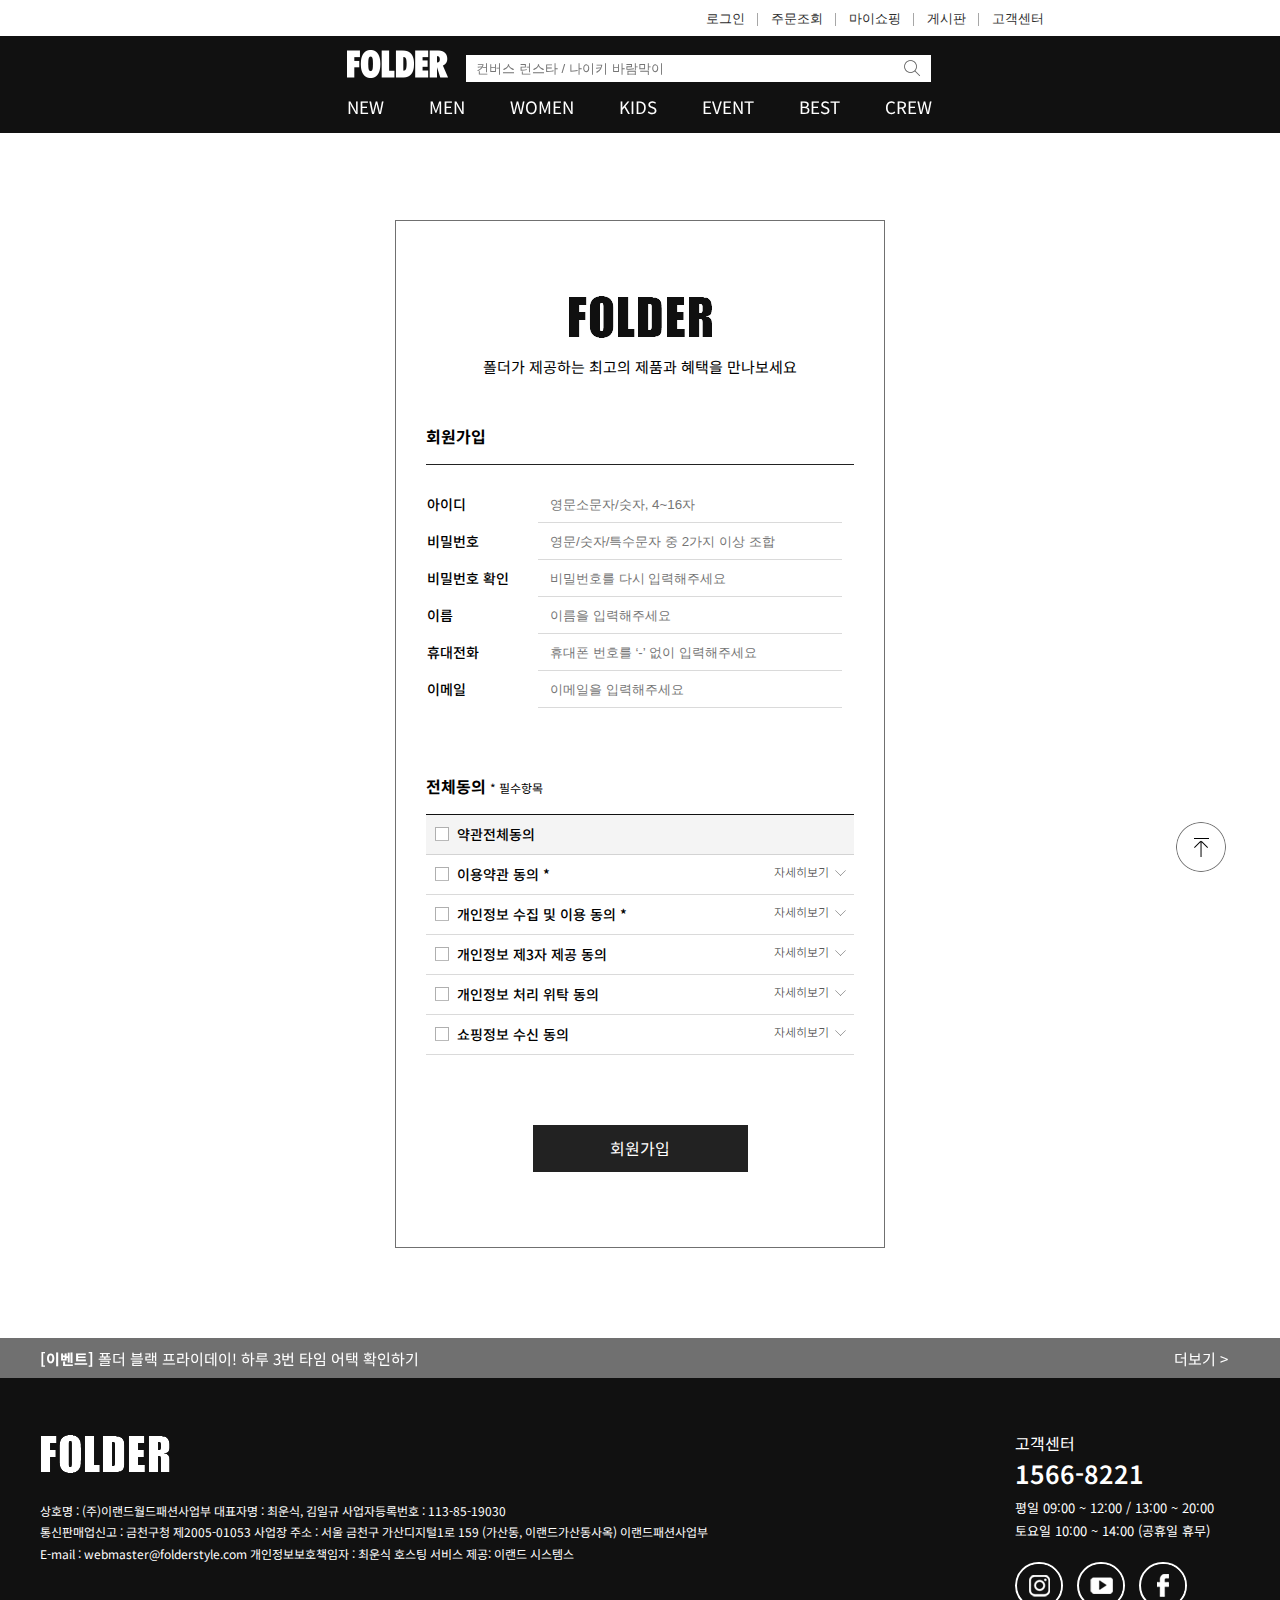
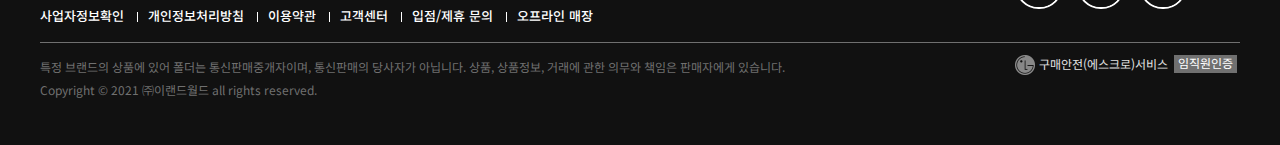
<file: join.html>
<!doctype html>
<html lang="ko">
<head>
	<meta charset="utf-8"> 
	<title>FOLDER 회원가입</title>
	<!--반응형 작업시 반드시 들어가야하는 뷰포트 소스-->
	<meta name="viewport" content="width=device-width, initial-scale=1, user-scalable=yes, minimum-scale=1, maximum-scale=1">
	
	<!--로봇 검색엔진 설정-->
	<meta name="robots" content="index, follow">
	
	<!--노토산스 폰트-->
	<link href="https://fonts.googleapis.com/css2?family=Noto+Sans+KR:wght@100;300;400;500;700;900&display=swap" rel="stylesheet">
	<!--folder파비콘-->
	<link rel="shortcut icon" href="img/folder.ico" type="image/x-icon">
	<!--리셋-->
	<link rel="stylesheet" href="css/reset.css">
	<!--공통 헤더/푸터-->
	<link rel="stylesheet" type="text/css" href="css/common.css">
	<!--메인-->
	<link rel="stylesheet" href="css/join.css">
	<!--스와이퍼-->
	<link rel="stylesheet" href="css/swiper.min.new.css">
	<!--jquery core-->
	<script src="js/jquery-3.6.0.js"></script>
	<!--js menu-->
	<script src="js/menu.js"></script>
	<!--js swiper main-->
	<script src="js/swiper.min.new.js"></script>	
	<script src ="js/swiper.main.js"></script>
	<!--join menu-->
	<script src="js/join.js"></script>
</head>
<body>
	<div class="container">
		<header>
			<!--top-->
			<div class="top">
				<nav class="clear">
					<ul class="top_menu">
						<li><a href="login.html">로그인</a></li>
						<li><a href="#">주문조회</a></li>
						<li><a href="#">마이쇼핑</a></li>
						<li><a href="#">게시판</a></li>
						<li><a href="#">고객센터</a></li>
					</ul>	
				</nav>
			</div>
			<!--gnb-->
			<div class="gnb"> 
				<div class="gnb_inner">
					<a href="./index.html" class="top_logo">
						<img src="img/folder_logo.png" alt="폴더 로고">
					</a>
					<div class="search">
						<input type="text" class="search" id="search" placeholder="컨버스 런스타 / 나이키 바람막이">
					</div>
					<div class="sub_bg">메뉴 배경</div>
					<nav class="main_menu_warp clear">
						<!--main_menu_web-->	
						<ul class="main_menu clear">
							<li><a href="#">NEW</a></li>	
							<li class="depth1"><a href="sub.html">MEN</a>
								<div class="sub_menu_warp inner">
									<ul class="sub_list">
										<li><a href="sub.html">신발</a></li>
										<li><a href="#">운동화</a></li>
										<li><a href="#">런닝화</a></li>
										<li><a href="#">스니커즈</a></li>
										<li><a href="#">캔버스화</a></li>
										<li><a href="#">슬립온</a></li>
										<li><a href="#">로퍼</a></li>
										<li><a href="#">뮬</a></li>
										<li><a href="#">샌들</a></li>
									</ul>
									<ul class="sub_list">
										<li><a href="#">의류</a></li>
										<li><a href="#">긴팔티셔츠</a></li>
										<li><a href="#">반팔티셔츠</a></li>
										<li><a href="#">후드</a></li>
										<li><a href="#">민소매</a></li>
										<li><a href="#">맨투맨</a></li>
										<li><a href="#">자켓/점퍼</a></li>
										<li><a href="#">반바지</a></li>
										<li><a href="#">레깅스</a></li>
									</ul>
									<ul class="sub_list">
										<li><a href="#">잡화</a></li>
										<li><a href="#">가방</a></li>
										<li><a href="#">모자</a></li>
										<li><a href="#">안경</a></li>
										<li><a href="#">머플러/장갑</a></li>
										<li><a href="#">벨트</a></li>
										<li><a href="#">양말</a></li>
										<li><a href="#">향수</a></li>
										<li><a href="#">기타</a></li>
									</ul>
									<ul class="sub_list">
										<li><a href="#">용품</a></li>
										<li><a href="#">의류용품</a></li>
										<li><a href="#">신발용품</a></li>
										<li><a href="#">관리용품</a></li>
										<li><a href="#">스포츠</a></li>
										<li><a href="#">취미</a></li>
										<li><a href="#">문구</a></li>
										<li><a href="#">기타</a></li>
									</ul>		
								</div>
							</li>
							<li class="depth1"><a href="#">WOMEN</a>
								<div class="sub_menu_warp inner">
									<ul class="sub_list">
										<li><a href="#">신발</a></li>
										<li><a href="#">운동화</a></li>
										<li><a href="#">런닝화</a></li>
										<li><a href="#">스니커즈</a></li>
										<li><a href="#">캔버스화</a></li>
										<li><a href="#">슬립온</a></li>
										<li><a href="#">로퍼</a></li>
										<li><a href="#">뮬</a></li>
										<li><a href="#">샌들</a></li>
									</ul>
									<ul class="sub_list">
										<li><a href="#">의류</a></li>
										<li><a href="#">긴팔티셔츠</a></li>
										<li><a href="#">반팔티셔츠</a></li>
										<li><a href="#">후드</a></li>
										<li><a href="#">민소매</a></li>
										<li><a href="#">맨투맨</a></li>
										<li><a href="#">자켓/점퍼</a></li>
										<li><a href="#">반바지</a></li>
										<li><a href="#">레깅스</a></li>
									</ul>
									<ul class="sub_list">
										<li><a href="#">잡화</a></li>
										<li><a href="#">가방</a></li>
										<li><a href="#">모자</a></li>
										<li><a href="#">안경</a></li>
										<li><a href="#">머플러/장갑</a></li>
										<li><a href="#">벨트</a></li>
										<li><a href="#">양말</a></li>
										<li><a href="#">향수</a></li>
										<li><a href="#">기타</a></li>
									</ul>
									<ul class="sub_list">
										<li><a href="#">용품</a></li>
										<li><a href="#">의류용품</a></li>
										<li><a href="#">신발용품</a></li>
										<li><a href="#">관리용품</a></li>
										<li><a href="#">스포츠</a></li>
										<li><a href="#">취미</a></li>
										<li><a href="#">문구</a></li>
										<li><a href="#">기타</a></li>
									</ul>
								</div>
							</li>
							<li class="depth1"><a href="#"> KIDS </a>
									<div class="sub_menu_warp inner">
									<ul class="sub_list">
										<li><a href="#">신발</a></li>
										<li><a href="#">운동화</a></li>
										<li><a href="#">런닝화</a></li>
										<li><a href="#">스니커즈</a></li>
										<li><a href="#">캔버스화</a></li>
										<li><a href="#">슬립온</a></li>
										<li><a href="#">로퍼</a></li>
										<li><a href="#">뮬</a></li>
										<li><a href="#">샌들</a></li>
									</ul>
									<ul class="sub_list">
										<li><a href="#">의류</a></li>
										<li><a href="#">긴팔티셔츠</a></li>
										<li><a href="#">반팔티셔츠</a></li>
										<li><a href="#">후드</a></li>
										<li><a href="#">민소매</a></li>
										<li><a href="#">맨투맨</a></li>
										<li><a href="#">자켓/점퍼</a></li>
										<li><a href="#">반바지</a></li>
										<li><a href="#">레깅스</a></li>
									</ul>
									<ul class="sub_list">
										<li><a href="#">잡화</a></li>
										<li><a href="#">가방</a></li>
										<li><a href="#">모자</a></li>
										<li><a href="#">안경</a></li>
										<li><a href="#">머플러/장갑</a></li>
										<li><a href="#">벨트</a></li>
										<li><a href="#">양말</a></li>
										<li><a href="#">향수</a></li>
										<li><a href="#">기타</a></li>
									</ul>
									<ul class="sub_list">
										<li><a href="#">용품</a></li>
										<li><a href="#">의류용품</a></li>
										<li><a href="#">신발용품</a></li>
										<li><a href="#">관리용품</a></li>
										<li><a href="#">스포츠</a></li>
										<li><a href="#">취미</a></li>
										<li><a href="#">문구</a></li>
										<li><a href="#">기타</a></li>
									</ul>
								</div>
							</li>
							<li><a href="#">EVENT</a></li>
							<li><a href="#">BEST</a></li>
							<li><a href="#">CREW</a></li>
						</ul>
					</nav>
					<!--모바일에서 보이는 햄버거 메뉴-->
					<a href="#" class="mobile_btn">
						<span>햄버거 메뉴바</span>
						<span>햄버거 메뉴바</span>
						<span>햄버거 메뉴바</span>
					</a>	
					<!--모바일에서 보이는 탑 메뉴-->
					<div class="mobile_menu">
						<a href="#">장바구니</a>
						<a href="#">찜하기</a>
						<a href="#">검색</a>
					</div>
					<nav class="mobile_nav">
						<!--모바일에서 보이는 탑메뉴_상단-->
						<ul class="sub_menu_mobile_01">
							<li><a href="login.html">로그인</a></li>
							<li><a href="join.html">회원가입</a></li>
							<li><a href="#">주문조회</a></li>
						</ul>
						<ul class="mobile_menu_warp clear">
							<li><a href="#" class="m">NEW</a></li>
							<li><a href="#" class="m">MEN</a>
								<ul class="depth_menu">
									<li><a href="sub.html" class="#">전체보기</a></li>
									<li><a href="#" class="m">신발
											<img src="img/mobile_button.png" alt="모바일 버튼">
										</a>
										<ul>
											<li><a href="#">운동화</a></li>
											<li><a href="#">런닝화</a></li>
											<li><a href="#">스니커즈</a></li>
											<li><a href="#">캔버스화</a></li>
											<li><a href="#">슬립온</a></li>
											<li><a href="#">로퍼</a></li>
											<li><a href="#">뮬</a></li>
											<li><a href="#">샌들</a></li>
										</ul>
									</li>
									<li><a href="#" class="m">의류<img src="img/mobile_button.png" alt="모바일 버튼"></a>
										<ul>
											<li><a href="#">긴팔티셔츠</a></li>
											<li><a href="#">반팔티셔츠</a></li>
											<li><a href="#">후드</a></li>
											<li><a href="#">민소매</a></li>
											<li><a href="#">맨투맨</a></li>
											<li><a href="#">자켓/점퍼</a></li>
											<li><a href="#">반바지</a></li>
											<li><a href="#">긴바지</a></li>
											<li><a href="#">레깅스</a></li>
										</ul>
									</li>
									<li><a href="#" class="m">잡화<img src="img/mobile_button.png" alt="모바일 버튼"></a>
										<ul>
											<li><a href="#">가방</a></li>
											<li><a href="#">모자</a></li>
											<li><a href="#">안경</a></li>
											<li><a href="#">머플러/장갑</a></li>
											<li><a href="#">벨트</a></li>
											<li><a href="#">양말</a></li>
											<li><a href="#">향수</a></li>
											<li><a href="#">기타</a></li>
										</ul>
									</li>
									<li><a href="#" class="m">용품<img src="img/mobile_button.png" alt="모바일 버튼"></a>
										<ul>
											<li><a href="#">의류용품</a></li>
											<li><a href="#">신발용품</a></li>
											<li><a href="#">관리용품</a></li>
											<li><a href="#">스포츠</a></li>
											<li><a href="#">취미</a></li>
											<li><a href="#">문구</a></li>
											<li><a href="#">기타</a></li>
										</ul>
									</li>
								</ul>
							</li>						
							<li><a href="#" class="m">WOMEN</a>
								<ul class="depth_menu">
									<li>
									<a href="#" class="m">신발<img src="img/mobile_button.png" alt="모바일 버튼"></a>
										<ul>
											<li><a href="#">운동화</a></li>
											<li><a href="#">런닝화</a></li>
											<li><a href="#">스니커즈</a></li>
											<li><a href="#">캔버스화</a></li>
										</ul>
									</li>
									<li><a href="#" class="m">의류<img src="img/mobile_button.png" alt="모바일 버튼"></a>
										<ul>
											<li><a href="#">긴팔티셔츠</a></li>
											<li><a href="#">반팔티셔츠</a></li>
											<li><a href="#">후드</a></li>
											<li><a href="#">민소매</a></li>
											<li><a href="#">맨투맨</a></li>
											<li><a href="#">자켓/점퍼</a></li>
											<li><a href="#">반바지</a></li>
											<li><a href="#">긴바지</a></li>
											<li><a href="#">레깅스</a></li>
										</ul>
									</li>
									<li><a href="#" class="m">잡화<img src="img/mobile_button.png" alt="모바일 버튼"></a>
										<ul>
											<li><a href="#">가방</a></li>
											<li><a href="#">모자</a></li>
											<li><a href="#">안경</a></li>
											<li><a href="#">머플러/장갑</a></li>
											<li><a href="#">벨트</a></li>
											<li><a href="#">양말</a></li>
											<li><a href="#">향수</a></li>
											<li><a href="#">기타</a></li>
										</ul>
									</li>
									<li><a href="#" class="m">용품<img src="img/mobile_button.png" alt="모바일 버튼"></a>
										<ul>
											<li><a href="#">의류용품</a></li>
											<li><a href="#">신발용품</a></li>
											<li><a href="#">관리용품</a></li>
											<li><a href="#">스포츠</a></li>
											<li><a href="#">취미</a></li>
											<li><a href="#">문구</a></li>
											<li><a href="#">기타</a></li>
										</ul>
									</li>
								</ul>
							</li>
							<li><a href="#" class="m">KIDS</a>
									<ul class="depth_menu">
									<li><a href="#" class="m">신발<img src="img/mobile_button.png" alt="모바일 버튼"></a>
										<ul>
											<li><a href="#">운동화</a></li>
											<li><a href="#">런닝화</a></li>
											<li><a href="#">스니커즈</a></li>
											<li><a href="#">캔버스화</a></li>
										</ul>
									</li>
									<li><a href="#" class="m">의류<img src="img/mobile_button.png" alt="모바일 버튼"></a>
										<ul>
											<li><a href="#">긴팔티셔츠</a></li>
											<li><a href="#">반팔티셔츠</a></li>
											<li><a href="#">후드</a></li>
											<li><a href="#">민소매</a></li>
											<li><a href="#">맨투맨</a></li>
											<li><a href="#">자켓/점퍼</a></li>
											<li><a href="#">반바지</a></li>
											<li><a href="#">긴바지</a></li>
											<li><a href="#">레깅스</a></li>
										</ul>
									</li>
									<li><a href="#" class="m">잡화<img src="img/mobile_button.png" alt="모바일 버튼"></a>
										<ul>
											<li><a href="#">가방</a></li>
											<li><a href="#">모자</a></li>
											<li><a href="#">안경</a></li>
											<li><a href="#">머플러/장갑</a></li>
											<li><a href="#">벨트</a></li>
											<li><a href="#">양말</a></li>
											<li><a href="#">향수</a></li>
											<li><a href="#">기타</a></li>
										</ul>
									</li>
									<li><a href="#" class="m">용품<img src="img/mobile_button.png" alt="모바일 버튼"></a>
										<ul>
											<li><a href="#">의류용품</a></li>
											<li><a href="#">신발용품</a></li>
											<li><a href="#">관리용품</a></li>
											<li><a href="#">스포츠</a></li>
											<li><a href="#">취미</a></li>
											<li><a href="#">문구</a></li>
											<li><a href="#">기타</a></li>
										</ul>
									</li>
								</ul>
							</li>
							<li><a href="#" class="m">EVENT</a></li>
							<li><a href="#" class="m">BEST</a></li>
							<li><a href="#" class="m">CREW</a></li>								
						</ul>
						<!--모바일에서 보이는 메뉴 하단-->
						<ul class="sub_menu_mobile_02">
							<li><a href="#">공지사항</a></li>
							<li><a href="#">고객센터</a></li>
							<li><a href="#">회원혜택</a></li>
						</ul>	
					</nav>		
				</div>
			</div>
		</header>
		<div class="join">
			<div class="inner">
				<div class="top_box">
					<img src="img_join/folder_join.png" alt="folder_join">
					<P>폴더가 제공하는 최고의 제품과 혜택을 만나보세요 </P>
				</div>
				<div class="join_box">	
					<h3>회원가입</h3>
					<ul class="join_list clear">
						<li class="join_text">아이디<input type="text" id="id"placeholder="영문소문자/숫자, 4~16자"></li>
						<li class="join_text">비밀번호<input type="text"   placeholder="영문/숫자/특수문자 중 2가지 이상 조합"></li>
						<li class="join_text">비밀번호 확인<input type="text" placeholder="비밀번호를 다시 입력해주세요"></li>
						<li class="join_text">이름<input type="text" id="name"placeholder="이름을 입력해주세요"></li>
						<li class="join_text">휴대전화<input type="text" placeholder="휴대폰 번호를 ‘-’ 없이 입력해주세요"></li>
						<li class="join_text">이메일<input type="text" id="email"placeholder="이메일을 입력해주세요"></li>
					</ul>
				</div>
				<div class="agree_box">				
					<h3>전체동의</h3>
					<span>* 필수항목</span>
					<ul class="agree_list clear">
						<li class="agree_all">
							<input type="checkbox" name="checker" id="checker1" class="checker"><!--id값 중복 사용 불가능-->
							<label for="checker1">약관전체동의</label><!--label > 클릭의 유효범위-->
						</li>
						<li><input type="checkbox" name="checker" id="checker2" class="checker">
							<label for="checker2">이용약관 동의 * </label>
							<a href="#" class="read_more">자세히보기
								<img src="img_join/join_button.png" alt="img_join">
							</a>
							<div class="check_under">제 1장 총칙
							제1조 (목적) <br>
								이 약관은 ㈜이랜드월드(전자상거래 사업자)가 운영하는 웹사이트 및 모바일 페이지 인 ‘폴더몰 (www.folderstyle.com)'(이하 “몰”이라 한다)에서 제공하는 인터넷 관련 서비스(이하 “서비스”라 한다)를 이용함에 있어 사이버 몰과 이용자의 권리․의무 및 책임사항을 규정함을 목적으로 합니다.
								※「PC통신, 무선 등을 이용하는 전자상거래에 대해서도 그 성질에 반하지 않는 한 이 약관을 준용합니다.
							</div>
						</li>
						<li><input type="checkbox" name="checker" id="checker3"class="checker">
							<label for="checker3">개인정보 수집 및 이용 동의 *</label>
							<a href="#" class="read_more">자세히보기
								<img src="img_join/join_button.png" alt="img_join">
							</a>
							<div class="check_under">제 1장 총칙
							제1조 (목적) <br>
								이 약관은 ㈜이랜드월드(전자상거래 사업자)가 운영하는 웹사이트 및 모바일 페이지 인 ‘폴더몰 (www.folderstyle.com)'(이하 “몰”이라 한다)에서 제공하는 인터넷 관련 서비스(이하 “서비스”라 한다)를 이용함에 있어 사이버 몰과 이용자의 권리․의무 및 책임사항을 규정함을 목적으로 합니다.
								※「PC통신, 무선 등을 이용하는 전자상거래에 대해서도 그 성질에 반하지 않는 한 이 약관을 준용합니다.
							</div>
						</li>
						<li><input type="checkbox" name="checker" id="checker4" class="checker">
								<label for="checker4">개인정보 제3자 제공 동의</label>
							<a href="#" class="read_more">자세히보기
								<img src="img_join/join_button.png" alt="img_join">
							</a>
							<div class="check_under">제 1장 총칙
							제1조 (목적) <br>
								이 약관은 ㈜이랜드월드(전자상거래 사업자)가 운영하는 웹사이트 및 모바일 페이지 인 ‘폴더몰 (www.folderstyle.com)'(이하 “몰”이라 한다)에서 제공하는 인터넷 관련 서비스(이하 “서비스”라 한다)를 이용함에 있어 사이버 몰과 이용자의 권리․의무 및 책임사항을 규정함을 목적으로 합니다.
								※「PC통신, 무선 등을 이용하는 전자상거래에 대해서도 그 성질에 반하지 않는 한 이 약관을 준용합니다.
							</div>
						</li>
						<li><input type="checkbox" name="checker" id="checker5" class="checker">
							<label for="checker5">개인정보 처리 위탁 동의</label>
							<a href="#" class="read_more">자세히보기
								<img src="img_join/join_button.png" alt="img_join">
							</a>
							<div class="check_under">제 1장 총칙
							제1조 (목적) <br>
								이 약관은 ㈜이랜드월드(전자상거래 사업자)가 운영하는 웹사이트 및 모바일 페이지 인 ‘폴더몰 (www.folderstyle.com)'(이하 “몰”이라 한다)에서 제공하는 인터넷 관련 서비스(이하 “서비스”라 한다)를 이용함에 있어 사이버 몰과 이용자의 권리․의무 및 책임사항을 규정함을 목적으로 합니다.
								※「PC통신, 무선 등을 이용하는 전자상거래에 대해서도 그 성질에 반하지 않는 한 이 약관을 준용합니다.
							</div>
						</li>
						<li><input type="checkbox" name="checker" id="checker6" class="checker">
							<label for="checker6">쇼핑정보 수신 동의</label>
							<a href="#" class="read_more">자세히보기
								<img src="img_join/join_button.png" alt="img_join">
							</a>
							<div class="check_under">제 1장 총칙
							제1조 (목적) <br>
								이 약관은 ㈜이랜드월드(전자상거래 사업자)가 운영하는 웹사이트 및 모바일 페이지 인 ‘폴더몰 (www.folderstyle.com)'(이하 “몰”이라 한다)에서 제공하는 인터넷 관련 서비스(이하 “서비스”라 한다)를 이용함에 있어 사이버 몰과 이용자의 권리․의무 및 책임사항을 규정함을 목적으로 합니다.
								※「PC통신, 무선 등을 이용하는 전자상거래에 대해서도 그 성질에 반하지 않는 한 이 약관을 준용합니다.
							</div>
						</li>
					</ul>
				</div>
				<a href="join_finish.html" class="button">회원가입</a>
			</div>
		</div>
		<footer>
			<div class="footer">
				<div class="gray_footer swiper-container">	
					<div class="inner clear swiper-wrapper">
						<div class="swiper-slide">
							<div class="gray_footer_left">
								<a href="#">
									<span>[공지사항]</span>
									<span>FOLDER 매거진 구독 패션 뉴스 및 트렌드소식을 받아보세요</span>
								</a>
							</div>
							<div class="gray_footer_right">
								<a href="#">더보기 ></a>
							</div>
						</div>
						<div class="swiper-slide">
							<div class="gray_footer_left">
								<a href="#">
									<span>[이벤트]</span>
									<span>폴더 블랙 프라이데이! 하루 3번 타임 어택 확인하기</span>
								</a>
							</div>
							<div class="gray_footer_right">
								<a href="#">더보기 ></a>
							</div>
						</div>
					</div>
				</div>
				<!-- Add Pagination -->
				<div class="swiper-pagination"></div>
				<!--black-->
				<div class="black_footer">
					<div class="inner clear">
						<div class="info_left">
							<h2><a href="#"><img src="img/folder_footer_logo.png" alt="폴더 하단 로고"></a></h2>
							<p><span>상호명 : (주)이랜드월드패션사업부</span><br>
							<span>대표자명 : 최운식, 김일규</span><br>
							<span>사업자등록번호 : 113-85-19030 </span></p>
							<span>통신판매업신고 : 금천구청 제2005-01053 </span><br>
							<span>사업장 주소 : 서울 금천구 가산디지털1로 159 <br>(가산동, 이랜드가산동사옥) 이랜드패션사업부</span><br>
							<address><span>E-mail : webmaster@folderstyle.com </span><br>
							<span>개인정보보호책임자 : 최운식 <br> 호스팅 서비스 제공: 이랜드 시스템스 </span></address>
							<span>고객센터 1566-8221</span>
						</div>
						<div class="info_right">
							<h3>고객센터</h3>
							<p>1566-8221</p>
							<span>평일  09:00 ~ 12:00 / 13:00 ~ 20:00</span><br>
							<span>토요일 10:00 ~ 14:00 (공휴일 휴무)</span>
							<div class="info_right_bottom">
								<a href="https://www.instagram.com/folder_korea/?hl=ko" target="_blank">
									<img src="img/instagram.png" alt="인스타그램"></a>
								<a href="https://www.youtube.com/c/folderlog/featured" target="_blank">
									<img src="img/youtube.png" alt="유튜브"></a>
								<a href="https://www.facebook.com/folderkorea" target="_blank">
									<img src="img/facebook.png" alt="페이스북"></a>
							</div>	
						</div>
						<div class="info_bottom">
							<ul>
								<li><a href="#">사업자정보확인</a></li>
								<li><a href="#">개인정보처리방침</a></li>
								<li><a href="#">이용약관</a></li>
								<li><a href="#">고객센터</a></li>
								<li><a href="#">입점/제휴 문의</a></li>
								<li><a href="#">오프라인 매장</a></li>
							</ul>
							<span>회색라인</span> 
							<p>특정 브랜드의 상품에 있어 폴더는 통신판매중개자이며, 통신판매의 당사자가 아닙니다. 상품, 상품정보, 거래에 관한 의무와 책임은 판매자에게 있습니다. <br>Copyright © 2021 ㈜이랜드월드 all rights reserved.</p>
							<div class="gray_right">
								<img src="img/lg_icon.png" alt="log_cion">
								<p>구매안전(에스크로)서비스</p>
								<a href="#" class="gray_box">임직원인증</a>
							</div>
						</div>	
					</div>
				</div>	
			</div> 
			<!--fixed-->
			<a href="#" class="bottom_arrow">
			<img src="img/fiedx.png" alt="하단 화살표"></a>
		</footer>
	</div>
</body>
</html>
</file>
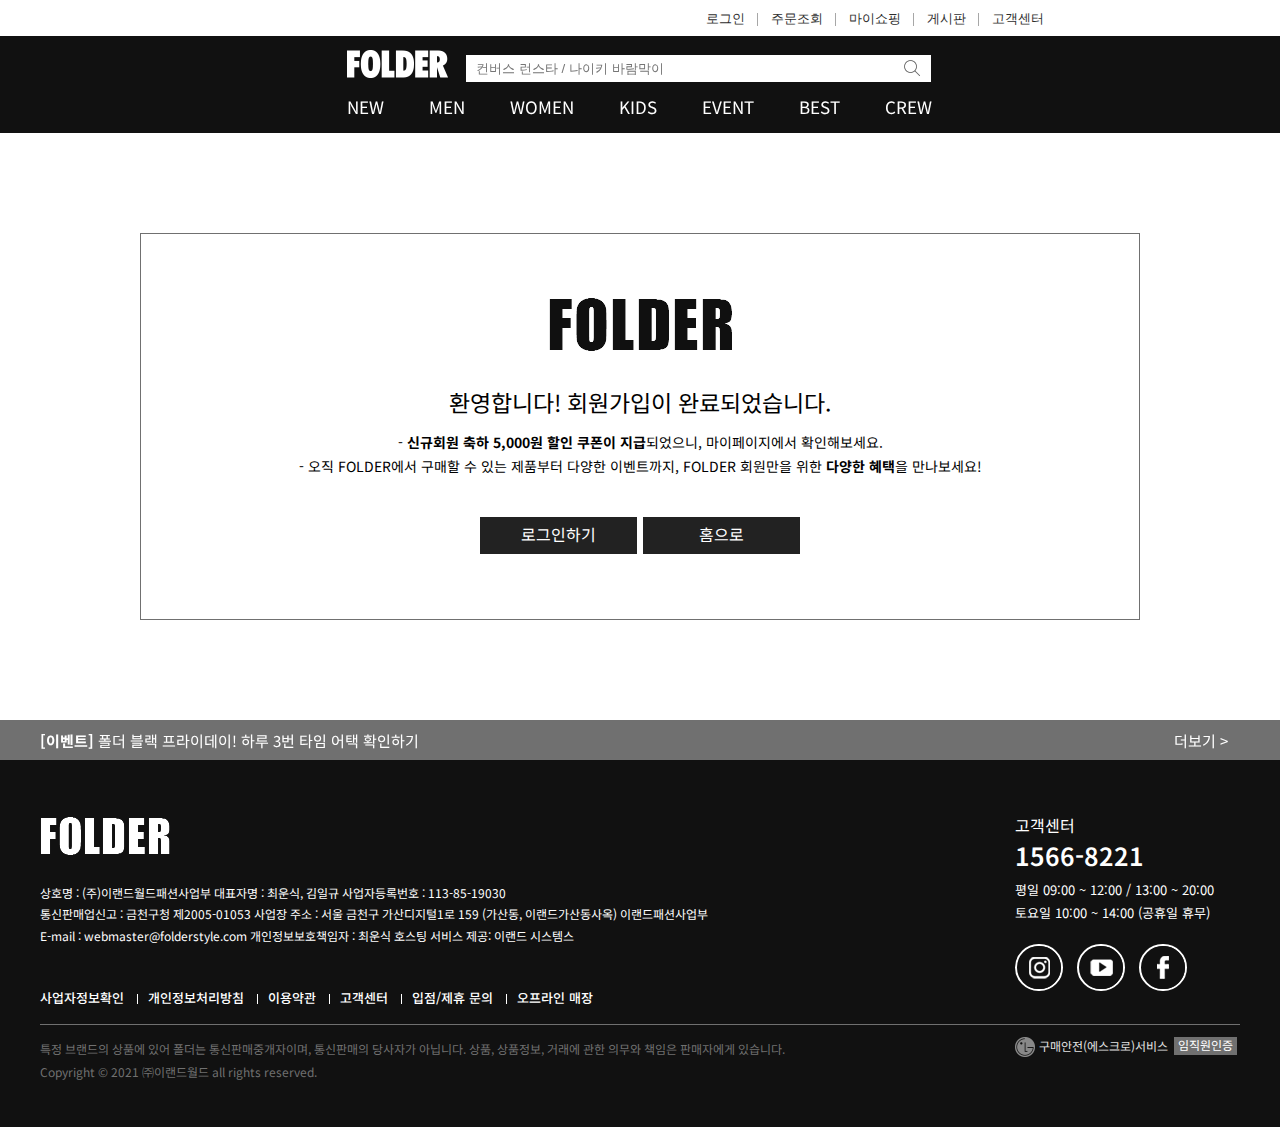
<file: join_finish.html>
<!doctype html>
<html lang="ko">
<head>
<meta charset="utf-8">
	<title>FOLDER 회원가입 완료</title>
	<!--반응형 작업시 반드시 들어가야하는 뷰포트 소스-->
	<meta name="viewport" content="width=device-width, initial-scale=1, user-scalable=yes, minimum-scale=1, maximum-scale=1">
	<!--노토산스 폰트-->
	<link href="https://fonts.googleapis.com/css2?family=Noto+Sans+KR:wght@100;300;400;500;700;900&display=swap" rel="stylesheet">
	<link rel="shortcut icon" href="img/folder.ico" type="image/x-icon">
	<!--리셋-->
	<link rel="stylesheet" href="css/reset.css">
	<!--공통 헤더/푸터-->
	<link rel="stylesheet" type="text/css" href="css/common.css">
	<!--메인-->
	<link rel="stylesheet" href="css/join_finish.css">
	<!--스와이퍼-->
	<link rel="stylesheet" href="css/swiper.min.new.css">
	<!--jquery core-->
	<script src="js/jquery-3.6.0.js"></script>
	<!--js menu-->
	<script src="js/menu.js"></script>
	<!--js menu-->
	<script src="js/menu.js"></script>
	<script src="js/swiper.min.new.js"></script>	
	<!--js swiper main-->
	<script src ="js/swiper.main.js"></script>
	<style>
		::-webkit-scrollbar { width: 13px; /*스크롤바의 너비*/ } 
		::-webkit-scrollbar-thumb { background-color: #c1c1c1; border-radius: 10px;*스크롤바의 색상*/ }
		::-webkit-scrollbar-track { background-color: #f1f1f1; /*스크롤바 트랙 색상*/}
	</style>	
</head>
<body>
	<div class="container">
		<header>
			<!--top-->
			<div class="top">
				<nav class="clear">
					<ul class="top_menu">
						<li><a href="login.html">로그인</a></li>
						<li><a href="#">주문조회</a></li>
						<li><a href="#">마이쇼핑</a></li>
						<li><a href="#">게시판</a></li>
						<li><a href="#">고객센터</a></li>
					</ul>	
				</nav>
			</div>
			<!--gnb-->
			<div class="gnb"> 
				<div class="gnb_inner">
					<a href="index.html" class="top_logo">
						<img src="img/folder_logo.png" alt="폴더 로고">
					</a>
					<a class="search">
						<input type="text" class="search" id="search" placeholder="컨버스 런스타 / 나이키 바람막이">
					</a>
					<div class="sub_bg">메뉴 배경</div>
					<nav class="main_menu_warp clear">
						<!--main_menu_web-->	
						<ul class="main_menu clear">
							<li><a href="#">NEW</a></li>	
							<li class="depth1"><a href="sub.html">MEN</a>
								<div class="sub_menu_warp inner">
									<ul class="sub_list">
										<li><a href="#">신발</a></li>
										<li><a href="#">운동화</a></li>
										<li><a href="#">런닝화</a></li>
										<li><a href="#">스니커즈</a></li>
										<li><a href="#">캔버스화</a></li>
										<li><a href="#">슬립온</a></li>
										<li><a href="#">로퍼</a></li>
										<li><a href="#">뮬</a></li>
										<li><a href="#">샌들</a></li>
									</ul>
									<ul class="sub_list">
										<li><a href="#">의류</a></li>
										<li><a href="#">긴팔티셔츠</a></li>
										<li><a href="#">반팔티셔츠</a></li>
										<li><a href="#">후드</a></li>
										<li><a href="#">민소매</a></li>
										<li><a href="#">맨투맨</a></li>
										<li><a href="#">자켓/점퍼</a></li>
										<li><a href="#">반바지</a></li>
										<li><a href="#">레깅스</a></li>
									</ul>
									<ul class="sub_list">
										<li><a href="#">잡화</a></li>
										<li><a href="#">가방</a></li>
										<li><a href="#">모자</a></li>
										<li><a href="#">안경</a></li>
										<li><a href="#">머플러/장갑</a></li>
										<li><a href="#">벨트</a></li>
										<li><a href="#">양말</a></li>
										<li><a href="#">향수</a></li>
										<li><a href="#">기타</a></li>
									</ul>
									<ul class="sub_list">
										<li><a href="#">용품</a></li>
										<li><a href="#">의류용품</a></li>
										<li><a href="#">신발용품</a></li>
										<li><a href="#">관리용품</a></li>
										<li><a href="#">스포츠</a></li>
										<li><a href="#">취미</a></li>
										<li><a href="#">문구</a></li>
										<li><a href="#">기타</a></li>
									</ul>		
								</div>
							</li>
							<li class="depth1"><a href="#">WOMEN</a>
								<div class="sub_menu_warp inner">
									<ul class="sub_list">
										<li><a href="#">신발</a></li>
										<li><a href="#">운동화</a></li>
										<li><a href="#">런닝화</a></li>
										<li><a href="#">스니커즈</a></li>
										<li><a href="#">캔버스화</a></li>
										<li><a href="#">슬립온</a></li>
										<li><a href="#">로퍼</a></li>
										<li><a href="#">뮬</a></li>
										<li><a href="#">샌들</a></li>
									</ul>
									<ul class="sub_list">
										<li><a href="#">의류</a></li>
										<li><a href="#">긴팔티셔츠</a></li>
										<li><a href="#">반팔티셔츠</a></li>
										<li><a href="#">후드</a></li>
										<li><a href="#">민소매</a></li>
										<li><a href="#">맨투맨</a></li>
										<li><a href="#">자켓/점퍼</a></li>
										<li><a href="#">반바지</a></li>
										<li><a href="#">레깅스</a></li>
									</ul>
									<ul class="sub_list">
										<li><a href="#">잡화</a></li>
										<li><a href="#">가방</a></li>
										<li><a href="#">모자</a></li>
										<li><a href="#">안경</a></li>
										<li><a href="#">머플러/장갑</a></li>
										<li><a href="#">벨트</a></li>
										<li><a href="#">양말</a></li>
										<li><a href="#">향수</a></li>
										<li><a href="#">기타</a></li>
									</ul>
									<ul class="sub_list">
										<li><a href="#">용품</a></li>
										<li><a href="#">의류용품</a></li>
										<li><a href="#">신발용품</a></li>
										<li><a href="#">관리용품</a></li>
										<li><a href="#">스포츠</a></li>
										<li><a href="#">취미</a></li>
										<li><a href="#">문구</a></li>
										<li><a href="#">기타</a></li>
									</ul>
								</div>
							</li>
							<li class="depth1"><a href="#"> KIDS </a>
									<div class="sub_menu_warp inner">
									<ul class="sub_list">
										<li><a href="#">신발</a></li>
										<li><a href="#">운동화</a></li>
										<li><a href="#">런닝화</a></li>
										<li><a href="#">스니커즈</a></li>
										<li><a href="#">캔버스화</a></li>
										<li><a href="#">슬립온</a></li>
										<li><a href="#">로퍼</a></li>
										<li><a href="#">뮬</a></li>
										<li><a href="#">샌들</a></li>
									</ul>
									<ul class="sub_list">
										<li><a href="#">의류</a></li>
										<li><a href="#">긴팔티셔츠</a></li>
										<li><a href="#">반팔티셔츠</a></li>
										<li><a href="#">후드</a></li>
										<li><a href="#">민소매</a></li>
										<li><a href="#">맨투맨</a></li>
										<li><a href="#">자켓/점퍼</a></li>
										<li><a href="#">반바지</a></li>
										<li><a href="#">레깅스</a></li>
									</ul>
									<ul class="sub_list">
										<li><a href="#">잡화</a></li>
										<li><a href="#">가방</a></li>
										<li><a href="#">모자</a></li>
										<li><a href="#">안경</a></li>
										<li><a href="#">머플러/장갑</a></li>
										<li><a href="#">벨트</a></li>
										<li><a href="#">양말</a></li>
										<li><a href="#">향수</a></li>
										<li><a href="#">기타</a></li>
									</ul>
									<ul class="sub_list">
										<li><a href="#">용품</a></li>
										<li><a href="#">의류용품</a></li>
										<li><a href="#">신발용품</a></li>
										<li><a href="#">관리용품</a></li>
										<li><a href="#">스포츠</a></li>
										<li><a href="#">취미</a></li>
										<li><a href="#">문구</a></li>
										<li><a href="#">기타</a></li>
									</ul>
								</div>
							</li>
							<li><a href="#">EVENT</a></li>
							<li><a href="#">BEST</a></li>
							<li><a href="#">CREW</a></li>
						</ul>
					</nav>
					<!--모바일에서 보이는 햄버거 메뉴-->
					<a href="#" class="mobile_btn">
						<span>햄버거 메뉴바</span>
						<span>햄버거 메뉴바</span>
						<span>햄버거 메뉴바</span>
					</a>	
					<!--모바일에서 보이는 탑 메뉴-->
					<div class="mobile_menu">
						<a href="#">장바구니</a>
						<a href="#">찜하기</a>
						<a href="#">검색</a>
					</div>
					<nav class="mobile_nav">
						<!--모바일에서 보이는 탑메뉴_상단-->
						<ul class="sub_menu_mobile_01">
							<li><a href="login.html">로그인</a></li>
							<li><a href="join.html">회원가입</a></li>
							<li><a href="#">주문조회</a></li>
						</ul>
						<ul class="mobile_menu_warp clear">
							<li><a href="#" class="m">NEW</a></li>
							<li><a href="#" class="m">MEN</a>
								<ul class="depth_menu">
									<li><a href="sub.html" class="#">전체보기</a></li>
									<li><a href="#" class="m">신발
											<img src="img/mobile_button.png" alt="모바일 버튼">
										</a>
										<ul>
											<li><a href="#">운동화</a></li>
											<li><a href="#">런닝화</a></li>
											<li><a href="#">스니커즈</a></li>
											<li><a href="#">캔버스화</a></li>
											<li><a href="#">슬립온</a></li>
											<li><a href="#">로퍼</a></li>
											<li><a href="#">뮬</a></li>
											<li><a href="#">샌들</a></li>
										</ul>
									</li>
									<li><a href="#" class="m">의류<img src="img/mobile_button.png" alt="모바일 버튼"></a>
										<ul>
											<li><a href="#">긴팔티셔츠</a></li>
											<li><a href="#">반팔티셔츠</a></li>
											<li><a href="#">후드</a></li>
											<li><a href="#">민소매</a></li>
											<li><a href="#">맨투맨</a></li>
											<li><a href="#">자켓/점퍼</a></li>
											<li><a href="#">반바지</a></li>
											<li><a href="#">긴바지</a></li>
											<li><a href="#">레깅스</a></li>
										</ul>
									</li>
									<li><a href="#" class="m">잡화<img src="img/mobile_button.png" alt="모바일 버튼"></a>
										<ul>
											<li><a href="#">가방</a></li>
											<li><a href="#">모자</a></li>
											<li><a href="#">안경</a></li>
											<li><a href="#">머플러/장갑</a></li>
											<li><a href="#">벨트</a></li>
											<li><a href="#">양말</a></li>
											<li><a href="#">향수</a></li>
											<li><a href="#">기타</a></li>
										</ul>
									</li>
									<li><a href="#" class="m">용품<img src="img/mobile_button.png" alt="모바일 버튼"></a>
										<ul>
											<li><a href="#">의류용품</a></li>
											<li><a href="#">신발용품</a></li>
											<li><a href="#">관리용품</a></li>
											<li><a href="#">스포츠</a></li>
											<li><a href="#">취미</a></li>
											<li><a href="#">문구</a></li>
											<li><a href="#">기타</a></li>
										</ul>
									</li>
								</ul>
							</li>						
							<li><a href="#" class="m">WOMEN</a>
								<ul class="depth_menu">
									<li>
									<a href="#" class="m">신발<img src="img/mobile_button.png" alt="모바일 버튼"></a>
										<ul>
											<li><a href="#">운동화</a></li>
											<li><a href="#">런닝화</a></li>
											<li><a href="#">스니커즈</a></li>
											<li><a href="#">캔버스화</a></li>
										</ul>
									</li>
									<li><a href="#" class="m">의류<img src="img/mobile_button.png" alt="모바일 버튼"></a>
										<ul>
											<li><a href="#">긴팔티셔츠</a></li>
											<li><a href="#">반팔티셔츠</a></li>
											<li><a href="#">후드</a></li>
											<li><a href="#">민소매</a></li>
											<li><a href="#">맨투맨</a></li>
											<li><a href="#">자켓/점퍼</a></li>
											<li><a href="#">반바지</a></li>
											<li><a href="#">긴바지</a></li>
											<li><a href="#">레깅스</a></li>
										</ul>
									</li>
									<li><a href="#" class="m">잡화<img src="img/mobile_button.png" alt="모바일 버튼"></a>
										<ul>
											<li><a href="#">가방</a></li>
											<li><a href="#">모자</a></li>
											<li><a href="#">안경</a></li>
											<li><a href="#">머플러/장갑</a></li>
											<li><a href="#">벨트</a></li>
											<li><a href="#">양말</a></li>
											<li><a href="#">향수</a></li>
											<li><a href="#">기타</a></li>
										</ul>
									</li>
									<li><a href="#" class="m">용품<img src="img/mobile_button.png" alt="모바일 버튼"></a>
										<ul>
											<li><a href="#">의류용품</a></li>
											<li><a href="#">신발용품</a></li>
											<li><a href="#">관리용품</a></li>
											<li><a href="#">스포츠</a></li>
											<li><a href="#">취미</a></li>
											<li><a href="#">문구</a></li>
											<li><a href="#">기타</a></li>
										</ul>
									</li>
								</ul>
							</li>
							<li><a href="#" class="m">KIDS</a>
									<ul class="depth_menu">
									<li><a href="#" class="m">신발<img src="img/mobile_button.png" alt="모바일 버튼"></a>
										<ul>
											<li><a href="#">운동화</a></li>
											<li><a href="#">런닝화</a></li>
											<li><a href="#">스니커즈</a></li>
											<li><a href="#">캔버스화</a></li>
										</ul>
									</li>
									<li><a href="#" class="m">의류<img src="img/mobile_button.png" alt="모바일 버튼"></a>
										<ul>
											<li><a href="#">긴팔티셔츠</a></li>
											<li><a href="#">반팔티셔츠</a></li>
											<li><a href="#">후드</a></li>
											<li><a href="#">민소매</a></li>
											<li><a href="#">맨투맨</a></li>
											<li><a href="#">자켓/점퍼</a></li>
											<li><a href="#">반바지</a></li>
											<li><a href="#">긴바지</a></li>
											<li><a href="#">레깅스</a></li>
										</ul>
									</li>
									<li><a href="#" class="m">잡화<img src="img/mobile_button.png" alt="모바일 버튼"></a>
										<ul>
											<li><a href="#">가방</a></li>
											<li><a href="#">모자</a></li>
											<li><a href="#">안경</a></li>
											<li><a href="#">머플러/장갑</a></li>
											<li><a href="#">벨트</a></li>
											<li><a href="#">양말</a></li>
											<li><a href="#">향수</a></li>
											<li><a href="#">기타</a></li>
										</ul>
									</li>
									<li><a href="#" class="m">용품<img src="img/mobile_button.png" alt="모바일 버튼"></a>
										<ul>
											<li><a href="#">의류용품</a></li>
											<li><a href="#">신발용품</a></li>
											<li><a href="#">관리용품</a></li>
											<li><a href="#">스포츠</a></li>
											<li><a href="#">취미</a></li>
											<li><a href="#">문구</a></li>
											<li><a href="#">기타</a></li>
										</ul>
									</li>
								</ul>
							</li>
							<li><a href="#" class="m">EVENT</a></li>
							<li><a href="#" class="m">BEST</a></li>
							<li><a href="#" class="m">CREW</a></li>								
						</ul>
						<!--모바일에서 보이는 메뉴 하단-->
						<ul class="sub_menu_mobile_02">
							<li><a href="#">공지사항</a></li>
							<li><a href="#">고객센터</a></li>
							<li><a href="#">회원혜택</a></li>
						</ul>	
					</nav>		
				</div>
			</div>
		</header>
	</div>
	<div class="join_finish">
		<img src="img_join_finish/img_join_finish_logo.png" alt="img_join_finish">
		<h2>환영합니다! 회원가입이 완료되었습니다.</h2>
		<p>-<span> 신규회원 축하 5,000원 할인 쿠폰이 지급</span>되었으니,<br> 마이페이지에서 확인해보세요.</p>
		<p class="Second">- 오직 FOLDER에서 구매할 수 있는 제품부터 다양한 이벤트까지,<br> FOLDER 회원만을 위한 <span>다양한 혜택</span>을 만나보세요!</p>
		<div class="button">
			<a href="login.html"class="login_box">로그인하기</a>
			<a href="index.html"class="home">홈으로</a>
		</div>
	</div>
	<footer>
		<div class="footer">
			<div class="gray_footer swiper-container">	
				<div class="inner clear swiper-wrapper">
					<div class="swiper-slide">
						<div class="gray_footer_left">
							<a href="#">
								<span>[공지사항]</span>
								<span>FOLDER 매거진 구독 패션 뉴스 및 트렌드소식을 받아보세요</span>
							</a>
						</div>
						<div class="gray_footer_right">
							<a href="#">더보기 ></a>
						</div>
					</div>
					<div class="swiper-slide">
						<div class="gray_footer_left">
							<a href="#">
								<span>[이벤트]</span>
								<span>폴더 블랙 프라이데이! 하루 3번 타임 어택 확인하기</span>
							</a>
						</div>
						<div class="gray_footer_right">
							<a href="#">더보기 ></a>
						</div>
					</div>
				</div>
			</div>
			<!-- Add Pagination -->
			<div class="swiper-pagination"></div>
			<!--black-->
			<div class="black_footer">
				<div class="inner clear">
					<div class="info_left">
						<h2><a href="#"><img src="img/folder_footer_logo.png" alt="폴더 하단 로고"></a></h2>
						<p><span>상호명 : (주)이랜드월드패션사업부</span><br>
						<span>대표자명 : 최운식, 김일규</span><br>
						<span>사업자등록번호 : 113-85-19030 </span></p>
						<span>통신판매업신고 : 금천구청 제2005-01053 </span><br>
						<span>사업장 주소 : 서울 금천구 가산디지털1로 159 <br>(가산동, 이랜드가산동사옥) 이랜드패션사업부</span><br>
						<address><span>E-mail : webmaster@folderstyle.com </span><br>
						<span>개인정보보호책임자 : 최운식 <br> 호스팅 서비스 제공: 이랜드 시스템스 </span></address>
						<span>고객센터 1566-8221</span>
					</div>
					<div class="info_right">
						<h3>고객센터</h3>
						<p>1566-8221</p>
						<span>평일  09:00 ~ 12:00 / 13:00 ~ 20:00</span><br>
						<span>토요일 10:00 ~ 14:00 (공휴일 휴무)</span>
						<div class="info_right_bottom">
							<a href="https://www.instagram.com/folder_korea/?hl=ko" target="_blank">
								<img src="img/instagram.png" alt="인스타그램"></a>
							<a href="https://www.youtube.com/c/folderlog/featured" target="_blank">
								<img src="img/youtube.png" alt="유튜브"></a>
							<a href="https://www.facebook.com/folderkorea" target="_blank">
								<img src="img/facebook.png" alt="페이스북"></a>
						</div>	
					</div>
					<div class="info_bottom">
						<ul>
							<li><a href="#">사업자정보확인</a></li>
							<li><a href="#">개인정보처리방침</a></li>
							<li><a href="#">이용약관</a></li>
							<li><a href="#">고객센터</a></li>
							<li><a href="#">입점/제휴 문의</a></li>
							<li><a href="#">오프라인 매장</a></li>
						</ul>
						<span>회색라인</span> 
						<p>특정 브랜드의 상품에 있어 폴더는 통신판매중개자이며, 통신판매의 당사자가 아닙니다. 상품, 상품정보, 거래에 관한 의무와 책임은 판매자에게 있습니다. <br>Copyright © 2021 ㈜이랜드월드 all rights reserved.</p>
						<div class="gray_right">
							<img src="img/lg_icon.png" alt="log_cion">
							<p>구매안전(에스크로)서비스</p>
							<a href="#" class="gray_box">임직원인증</a>
						</div>
					</div>	
				</div>
			</div>	
		</div> 
	</footer>
</body>
</file>
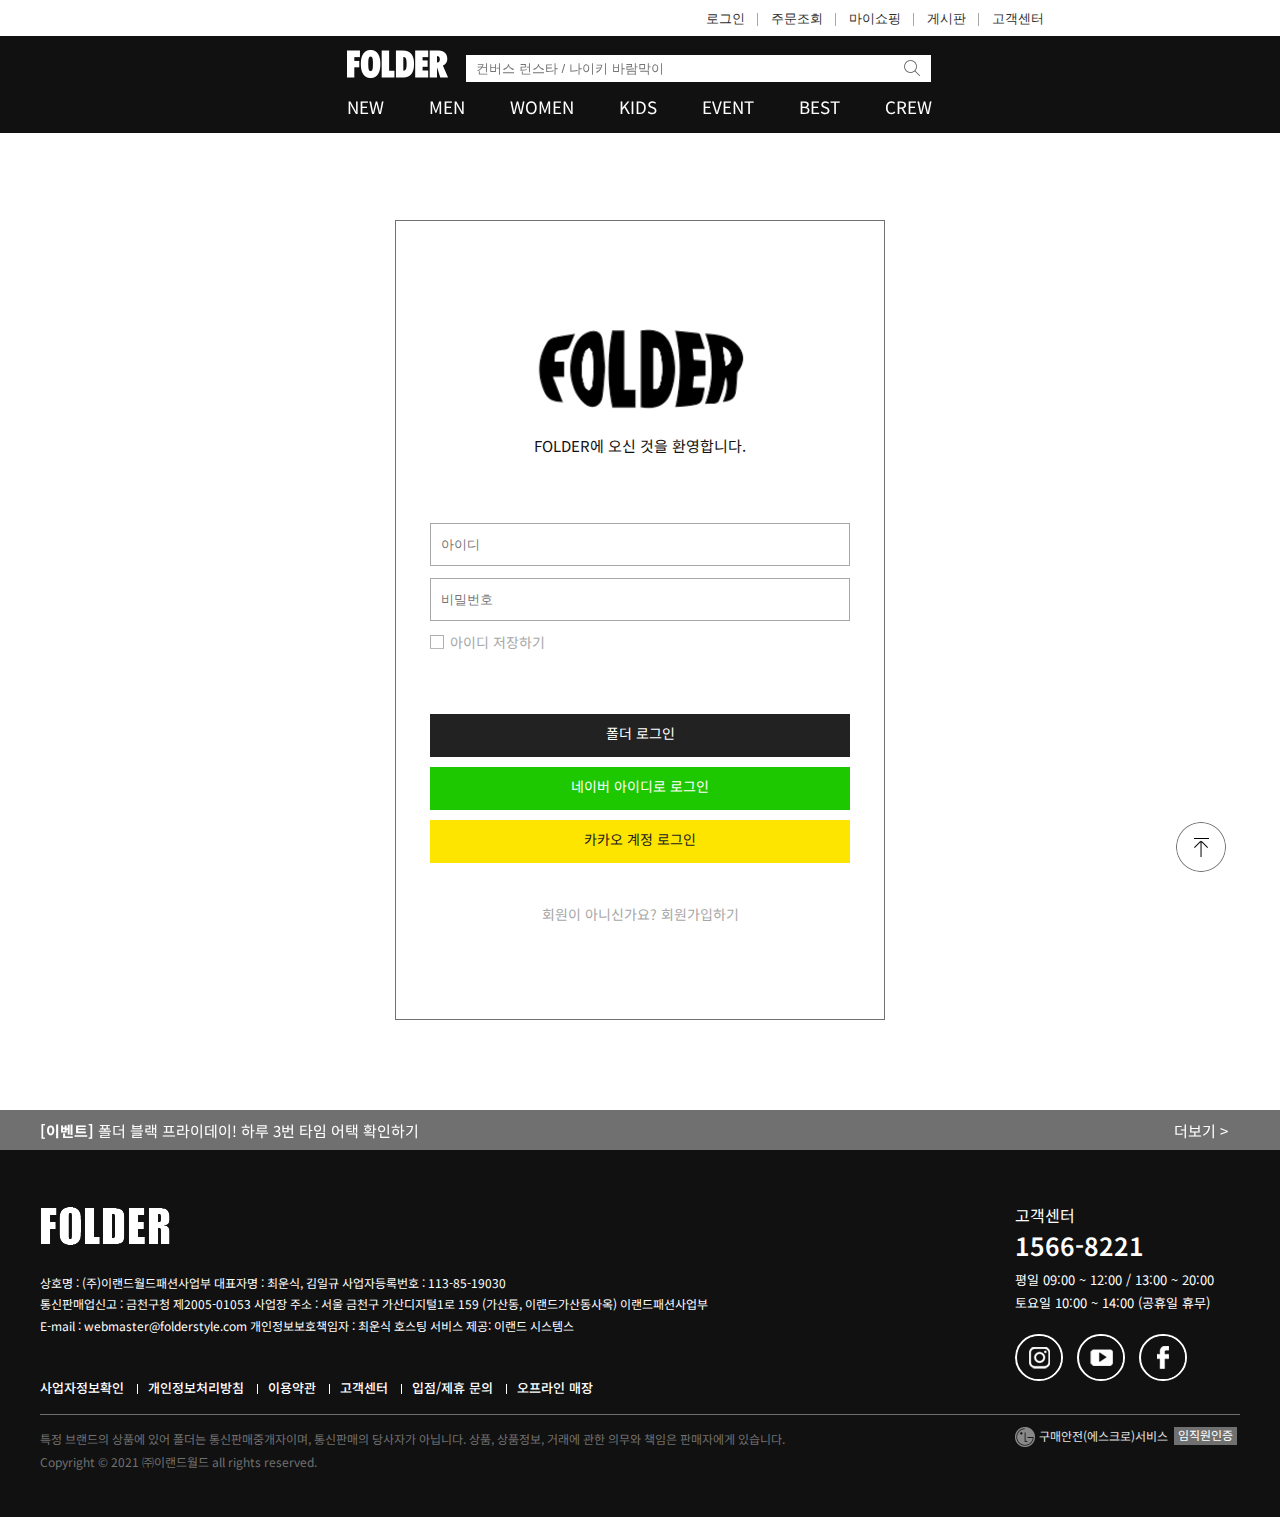
<file: login.html>
<!doctype html>
<html lang="ko">
<head>
	<meta charset="utf-8">
	<title>FOLDER 로그인</title>
	<!--반응형 작업시 반드시 들어가야하는 뷰포트 소스-->
	<meta name="viewport" content="width=device-width, initial-scale=1, user-scalable=yes, minimum-scale=1, maximum-scale=1">
	<!--노토산스 폰트-->
	<link href="https://fonts.googleapis.com/css2?family=Noto+Sans+KR:wght@100;300;400;500;700;900&display=swap" rel="stylesheet">
	<link rel="shortcut icon" href="img/folder.ico" type="image/x-icon">
	<!--리셋-->
	<link rel="stylesheet" href="css/reset.css">
	<!--공통 헤더/푸터-->
	<link rel="stylesheet" type="text/css" href="css/common.css">
	<!--로그인-->
	<link rel="stylesheet" href="css/login.css">
	<!--스와이퍼-->
	<link rel="stylesheet" href="css/swiper.min.new.css">
	<!--jquery core-->
	<script src="js/jquery-3.6.0.js"></script>
	<!--js menu-->
	<script src="js/menu.js"></script>
	<!--js menu-->
	<script src="js/menu.js"></script>
	 <!--js swiper main-->
	<script src ="js/swiper.main.js"></script>
	<script src="js/swiper.min.new.js"></script>	
	<style>
		::-webkit-scrollbar { width: 13px; /*스크롤바의 너비*/ } 
		::-webkit-scrollbar-thumb { background-color: #c1c1c1; border-radius: 10px;*스크롤바의 색상*/ }
		::-webkit-scrollbar-track { background-color: #f1f1f1; /*스크롤바 트랙 색상*/}
	</style>	
</head>
<body>
	<div class="container">
		<header>
			<!--top-->
			<div class="top">
				<nav class="clear">
					<ul class="top_menu">
						<li><a href="login.html">로그인</a></li>
						<li><a href="#">주문조회</a></li>
						<li><a href="#">마이쇼핑</a></li>
						<li><a href="#">게시판</a></li>
						<li><a href="#">고객센터</a></li>
					</ul>	
				</nav>
			</div>
			<!--gnb-->
			<div class="gnb"> 
				<div class="gnb_inner">
					<a href="./index.html" class="top_logo">
						<img src="img/folder_logo.png" alt="폴더 로고">
					</a>
					<div class="search">
						<input type="text" class="search" id="search" placeholder="컨버스 런스타 / 나이키 바람막이">
					</div>
					<div class="sub_bg">메뉴 배경</div>
					<nav class="main_menu_warp clear">
						<!--main_menu_web-->	
						<ul class="main_menu clear">
							<li><a href="#">NEW</a></li>	
							<li class="depth1"><a href="sub.html">MEN</a>
								<div class="sub_menu_warp inner">
									<ul class="sub_list">
										<li><a href="sub.html">신발</a></li>
										<li><a href="#">운동화</a></li>
										<li><a href="#">런닝화</a></li>
										<li><a href="#">스니커즈</a></li>
										<li><a href="#">캔버스화</a></li>
										<li><a href="#">슬립온</a></li>
										<li><a href="#">로퍼</a></li>
										<li><a href="#">뮬</a></li>
										<li><a href="#">샌들</a></li>
									</ul>
									<ul class="sub_list">
										<li><a href="#">의류</a></li>
										<li><a href="#">긴팔티셔츠</a></li>
										<li><a href="#">반팔티셔츠</a></li>
										<li><a href="#">후드</a></li>
										<li><a href="#">민소매</a></li>
										<li><a href="#">맨투맨</a></li>
										<li><a href="#">자켓/점퍼</a></li>
										<li><a href="#">반바지</a></li>
										<li><a href="#">레깅스</a></li>
									</ul>
									<ul class="sub_list">
										<li><a href="#">잡화</a></li>
										<li><a href="#">가방</a></li>
										<li><a href="#">모자</a></li>
										<li><a href="#">안경</a></li>
										<li><a href="#">머플러/장갑</a></li>
										<li><a href="#">벨트</a></li>
										<li><a href="#">양말</a></li>
										<li><a href="#">향수</a></li>
										<li><a href="#">기타</a></li>
									</ul>
									<ul class="sub_list">
										<li><a href="#">용품</a></li>
										<li><a href="#">의류용품</a></li>
										<li><a href="#">신발용품</a></li>
										<li><a href="#">관리용품</a></li>
										<li><a href="#">스포츠</a></li>
										<li><a href="#">취미</a></li>
										<li><a href="#">문구</a></li>
										<li><a href="#">기타</a></li>
									</ul>		
								</div>
							</li>
							<li class="depth1"><a href="#">WOMEN</a>
								<div class="sub_menu_warp inner">
									<ul class="sub_list">
										<li><a href="#">신발</a></li>
										<li><a href="#">운동화</a></li>
										<li><a href="#">런닝화</a></li>
										<li><a href="#">스니커즈</a></li>
										<li><a href="#">캔버스화</a></li>
										<li><a href="#">슬립온</a></li>
										<li><a href="#">로퍼</a></li>
										<li><a href="#">뮬</a></li>
										<li><a href="#">샌들</a></li>
									</ul>
									<ul class="sub_list">
										<li><a href="#">의류</a></li>
										<li><a href="#">긴팔티셔츠</a></li>
										<li><a href="#">반팔티셔츠</a></li>
										<li><a href="#">후드</a></li>
										<li><a href="#">민소매</a></li>
										<li><a href="#">맨투맨</a></li>
										<li><a href="#">자켓/점퍼</a></li>
										<li><a href="#">반바지</a></li>
										<li><a href="#">레깅스</a></li>
									</ul>
									<ul class="sub_list">
										<li><a href="#">잡화</a></li>
										<li><a href="#">가방</a></li>
										<li><a href="#">모자</a></li>
										<li><a href="#">안경</a></li>
										<li><a href="#">머플러/장갑</a></li>
										<li><a href="#">벨트</a></li>
										<li><a href="#">양말</a></li>
										<li><a href="#">향수</a></li>
										<li><a href="#">기타</a></li>
									</ul>
									<ul class="sub_list">
										<li><a href="#">용품</a></li>
										<li><a href="#">의류용품</a></li>
										<li><a href="#">신발용품</a></li>
										<li><a href="#">관리용품</a></li>
										<li><a href="#">스포츠</a></li>
										<li><a href="#">취미</a></li>
										<li><a href="#">문구</a></li>
										<li><a href="#">기타</a></li>
									</ul>
								</div>
							</li>
							<li class="depth1"><a href="#"> KIDS </a>
									<div class="sub_menu_warp inner">
									<ul class="sub_list">
										<li><a href="#">신발</a></li>
										<li><a href="#">운동화</a></li>
										<li><a href="#">런닝화</a></li>
										<li><a href="#">스니커즈</a></li>
										<li><a href="#">캔버스화</a></li>
										<li><a href="#">슬립온</a></li>
										<li><a href="#">로퍼</a></li>
										<li><a href="#">뮬</a></li>
										<li><a href="#">샌들</a></li>
									</ul>
									<ul class="sub_list">
										<li><a href="#">의류</a></li>
										<li><a href="#">긴팔티셔츠</a></li>
										<li><a href="#">반팔티셔츠</a></li>
										<li><a href="#">후드</a></li>
										<li><a href="#">민소매</a></li>
										<li><a href="#">맨투맨</a></li>
										<li><a href="#">자켓/점퍼</a></li>
										<li><a href="#">반바지</a></li>
										<li><a href="#">레깅스</a></li>
									</ul>
									<ul class="sub_list">
										<li><a href="#">잡화</a></li>
										<li><a href="#">가방</a></li>
										<li><a href="#">모자</a></li>
										<li><a href="#">안경</a></li>
										<li><a href="#">머플러/장갑</a></li>
										<li><a href="#">벨트</a></li>
										<li><a href="#">양말</a></li>
										<li><a href="#">향수</a></li>
										<li><a href="#">기타</a></li>
									</ul>
									<ul class="sub_list">
										<li><a href="#">용품</a></li>
										<li><a href="#">의류용품</a></li>
										<li><a href="#">신발용품</a></li>
										<li><a href="#">관리용품</a></li>
										<li><a href="#">스포츠</a></li>
										<li><a href="#">취미</a></li>
										<li><a href="#">문구</a></li>
										<li><a href="#">기타</a></li>
									</ul>
								</div>
							</li>
							<li><a href="#">EVENT</a></li>
							<li><a href="#">BEST</a></li>
							<li><a href="#">CREW</a></li>
						</ul>
					</nav>
					<!--모바일에서 보이는 햄버거 메뉴-->
					<a href="#" class="mobile_btn">
						<span>햄버거 메뉴바</span>
						<span>햄버거 메뉴바</span>
						<span>햄버거 메뉴바</span>
					</a>	
					<!--모바일에서 보이는 탑 메뉴-->
					<div class="mobile_menu">
						<a href="#">장바구니</a>
						<a href="#">찜하기</a>
						<a href="#">검색</a>
					</div>
					<nav class="mobile_nav">
						<!--모바일에서 보이는 탑메뉴_상단-->
						<ul class="sub_menu_mobile_01">
							<li><a href="login.html">로그인</a></li>
							<li><a href="join.html">회원가입</a></li>
							<li><a href="#">주문조회</a></li>
						</ul>
						<ul class="mobile_menu_warp clear">
							<li><a href="#" class="m">NEW</a></li>
							<li><a href="#" class="m">MEN</a>
								<ul class="depth_menu">
									<li><a href="sub.html" class="#">전체보기</a></li>
									<li><a href="#" class="m">신발
											<img src="img/mobile_button.png" alt="모바일 버튼">
										</a>
										<ul>
											<li><a href="#">운동화</a></li>
											<li><a href="#">런닝화</a></li>
											<li><a href="#">스니커즈</a></li>
											<li><a href="#">캔버스화</a></li>
											<li><a href="#">슬립온</a></li>
											<li><a href="#">로퍼</a></li>
											<li><a href="#">뮬</a></li>
											<li><a href="#">샌들</a></li>
										</ul>
									</li>
									<li><a href="#" class="m">의류<img src="img/mobile_button.png" alt="모바일 버튼"></a>
										<ul>
											<li><a href="#">긴팔티셔츠</a></li>
											<li><a href="#">반팔티셔츠</a></li>
											<li><a href="#">후드</a></li>
											<li><a href="#">민소매</a></li>
											<li><a href="#">맨투맨</a></li>
											<li><a href="#">자켓/점퍼</a></li>
											<li><a href="#">반바지</a></li>
											<li><a href="#">긴바지</a></li>
											<li><a href="#">레깅스</a></li>
										</ul>
									</li>
									<li><a href="#" class="m">잡화<img src="img/mobile_button.png" alt="모바일 버튼"></a>
										<ul>
											<li><a href="#">가방</a></li>
											<li><a href="#">모자</a></li>
											<li><a href="#">안경</a></li>
											<li><a href="#">머플러/장갑</a></li>
											<li><a href="#">벨트</a></li>
											<li><a href="#">양말</a></li>
											<li><a href="#">향수</a></li>
											<li><a href="#">기타</a></li>
										</ul>
									</li>
									<li><a href="#" class="m">용품<img src="img/mobile_button.png" alt="모바일 버튼"></a>
										<ul>
											<li><a href="#">의류용품</a></li>
											<li><a href="#">신발용품</a></li>
											<li><a href="#">관리용품</a></li>
											<li><a href="#">스포츠</a></li>
											<li><a href="#">취미</a></li>
											<li><a href="#">문구</a></li>
											<li><a href="#">기타</a></li>
										</ul>
									</li>
								</ul>
							</li>						
							<li><a href="#" class="m">WOMEN</a>
								<ul class="depth_menu">
									<li>
									<a href="#" class="m">신발<img src="img/mobile_button.png" alt="모바일 버튼"></a>
										<ul>
											<li><a href="#">운동화</a></li>
											<li><a href="#">런닝화</a></li>
											<li><a href="#">스니커즈</a></li>
											<li><a href="#">캔버스화</a></li>
										</ul>
									</li>
									<li><a href="#" class="m">의류<img src="img/mobile_button.png" alt="모바일 버튼"></a>
										<ul>
											<li><a href="#">긴팔티셔츠</a></li>
											<li><a href="#">반팔티셔츠</a></li>
											<li><a href="#">후드</a></li>
											<li><a href="#">민소매</a></li>
											<li><a href="#">맨투맨</a></li>
											<li><a href="#">자켓/점퍼</a></li>
											<li><a href="#">반바지</a></li>
											<li><a href="#">긴바지</a></li>
											<li><a href="#">레깅스</a></li>
										</ul>
									</li>
									<li><a href="#" class="m">잡화<img src="img/mobile_button.png" alt="모바일 버튼"></a>
										<ul>
											<li><a href="#">가방</a></li>
											<li><a href="#">모자</a></li>
											<li><a href="#">안경</a></li>
											<li><a href="#">머플러/장갑</a></li>
											<li><a href="#">벨트</a></li>
											<li><a href="#">양말</a></li>
											<li><a href="#">향수</a></li>
											<li><a href="#">기타</a></li>
										</ul>
									</li>
									<li><a href="#" class="m">용품<img src="img/mobile_button.png" alt="모바일 버튼"></a>
										<ul>
											<li><a href="#">의류용품</a></li>
											<li><a href="#">신발용품</a></li>
											<li><a href="#">관리용품</a></li>
											<li><a href="#">스포츠</a></li>
											<li><a href="#">취미</a></li>
											<li><a href="#">문구</a></li>
											<li><a href="#">기타</a></li>
										</ul>
									</li>
								</ul>
							</li>
							<li><a href="#" class="m">KIDS</a>
									<ul class="depth_menu">
									<li><a href="#" class="m">신발<img src="img/mobile_button.png" alt="모바일 버튼"></a>
										<ul>
											<li><a href="#">운동화</a></li>
											<li><a href="#">런닝화</a></li>
											<li><a href="#">스니커즈</a></li>
											<li><a href="#">캔버스화</a></li>
										</ul>
									</li>
									<li><a href="#" class="m">의류<img src="img/mobile_button.png" alt="모바일 버튼"></a>
										<ul>
											<li><a href="#">긴팔티셔츠</a></li>
											<li><a href="#">반팔티셔츠</a></li>
											<li><a href="#">후드</a></li>
											<li><a href="#">민소매</a></li>
											<li><a href="#">맨투맨</a></li>
											<li><a href="#">자켓/점퍼</a></li>
											<li><a href="#">반바지</a></li>
											<li><a href="#">긴바지</a></li>
											<li><a href="#">레깅스</a></li>
										</ul>
									</li>
									<li><a href="#" class="m">잡화<img src="img/mobile_button.png" alt="모바일 버튼"></a>
										<ul>
											<li><a href="#">가방</a></li>
											<li><a href="#">모자</a></li>
											<li><a href="#">안경</a></li>
											<li><a href="#">머플러/장갑</a></li>
											<li><a href="#">벨트</a></li>
											<li><a href="#">양말</a></li>
											<li><a href="#">향수</a></li>
											<li><a href="#">기타</a></li>
										</ul>
									</li>
									<li><a href="#" class="m">용품<img src="img/mobile_button.png" alt="모바일 버튼"></a>
										<ul>
											<li><a href="#">의류용품</a></li>
											<li><a href="#">신발용품</a></li>
											<li><a href="#">관리용품</a></li>
											<li><a href="#">스포츠</a></li>
											<li><a href="#">취미</a></li>
											<li><a href="#">문구</a></li>
											<li><a href="#">기타</a></li>
										</ul>
									</li>
								</ul>
							</li>
							<li><a href="#" class="m">EVENT</a></li>
							<li><a href="#" class="m">BEST</a></li>
							<li><a href="#" class="m">CREW</a></li>								
						</ul>
						<!--모바일에서 보이는 메뉴 하단-->
						<ul class="sub_menu_mobile_02">
							<li><a href="#">공지사항</a></li>
							<li><a href="#">고객센터</a></li>
							<li><a href="#">회원혜택</a></li>
						</ul>	
					</nav>		
				</div>
			</div>
		</header>
		<div class="login">
			<div class="inner">
				<div class="text_box">
					<img src="img_login/folder_login.png" alt="folder_login">
					<P>FOLDER에 오신 것을 환영합니다.</P>
				</div>
				<div class="login_box clear">
					<input type="text" placeholder="아이디">
					<input type="text" placeholder="비밀번호">
					<div class="login_check">
						<input type="checkbox" name="checker" id="checker1"
						class="checker" >
						<label for="checker1">아이디 저장하기</label>
				</div>	
				</div>

				<div class="join_top">
					<a href="void(0);" onclick="alert('FOLDER 로그인 완료');return false;" class="button01">폴더 로그인</a>
					<a href="void(0);" onclick="alert('NAVER 로그인 완료');return false;" class="button02">네이버 아이디로 로그인</a>
					<a href="void(0);" onclick="alert('KAKAO 로그인 완료');return false;" class="button03">카카오 계정 로그인</a>
				</div>
				<div class="join_bottom">
					<a href="join.html">회원이 아니신가요? 회원가입하기</a>		
				</div>
			</div>
		</div>
		<footer>
			<div class="footer">
				<div class="gray_footer swiper-container">	
					<div class="inner clear swiper-wrapper">
						<div class="swiper-slide">
							<div class="gray_footer_left">
								<a href="#">
									<span>[공지사항]</span>
									<span>FOLDER 매거진 구독 패션 뉴스 및 트렌드소식을 받아보세요</span>
								</a>
							</div>
							<div class="gray_footer_right">
								<a href="#">더보기 ></a>
							</div>
						</div>
						<div class="swiper-slide">
							<div class="gray_footer_left">
								<a href="#">
									<span>[이벤트]</span>
									<span>폴더 블랙 프라이데이! 하루 3번 타임 어택 확인하기</span>
								</a>
							</div>
							<div class="gray_footer_right">
								<a href="#">더보기 ></a>
							</div>
						</div>
					</div>
				</div>
				<!-- Add Pagination -->
				<div class="swiper-pagination"></div>
				<!--black-->
				<div class="black_footer">
					<div class="inner clear">
						<div class="info_left">
							<h2><a href="#"><img src="img/folder_footer_logo.png" alt="폴더 하단 로고"></a></h2>
							<p><span>상호명 : (주)이랜드월드패션사업부</span><br>
							<span>대표자명 : 최운식, 김일규</span><br>
							<span>사업자등록번호 : 113-85-19030 </span></p>
							<span>통신판매업신고 : 금천구청 제2005-01053 </span><br>
							<span>사업장 주소 : 서울 금천구 가산디지털1로 159 <br>(가산동, 이랜드가산동사옥) 이랜드패션사업부</span><br>
							<address><span>E-mail : webmaster@folderstyle.com </span><br>
							<span>개인정보보호책임자 : 최운식 <br> 호스팅 서비스 제공: 이랜드 시스템스 </span></address>
							<span>고객센터 1566-8221</span>
						</div>
						<div class="info_right">
							<h3>고객센터</h3>
							<p>1566-8221</p>
							<span>평일  09:00 ~ 12:00 / 13:00 ~ 20:00</span><br>
							<span>토요일 10:00 ~ 14:00 (공휴일 휴무)</span>
							<div class="info_right_bottom">
								<a href="https://www.instagram.com/folder_korea/?hl=ko" target="_blank">
									<img src="img/instagram.png" alt="인스타그램"></a>
								<a href="https://www.youtube.com/c/folderlog/featured" target="_blank">
									<img src="img/youtube.png" alt="유튜브"></a>
								<a href="https://www.facebook.com/folderkorea" target="_blank">
									<img src="img/facebook.png" alt="페이스북"></a>
							</div>	
						</div>
						<div class="info_bottom">
							<ul>
								<li><a href="#">사업자정보확인</a></li>
								<li><a href="#">개인정보처리방침</a></li>
								<li><a href="#">이용약관</a></li>
								<li><a href="#">고객센터</a></li>
								<li><a href="#">입점/제휴 문의</a></li>
								<li><a href="#">오프라인 매장</a></li>
							</ul>
							<span>회색라인</span> 
							<p>특정 브랜드의 상품에 있어 폴더는 통신판매중개자이며, 통신판매의 당사자가 아닙니다. 상품, 상품정보, 거래에 관한 의무와 책임은 판매자에게 있습니다. <br>Copyright © 2021 ㈜이랜드월드 all rights reserved.</p>
							<div class="gray_right">
								<img src="img/lg_icon.png" alt="log_cion">
								<p>구매안전(에스크로)서비스</p>
								<a href="#" class="gray_box">임직원인증</a>
							</div>
						</div>	
					</div>
				</div>	
			</div> 
			<!--fixed-->
			<a href="#" class="bottom_arrow">
			<img src="img/fiedx.png" alt="하단 화살표"></a>
		</footer>
	</div>
</body>
</html>
</file>
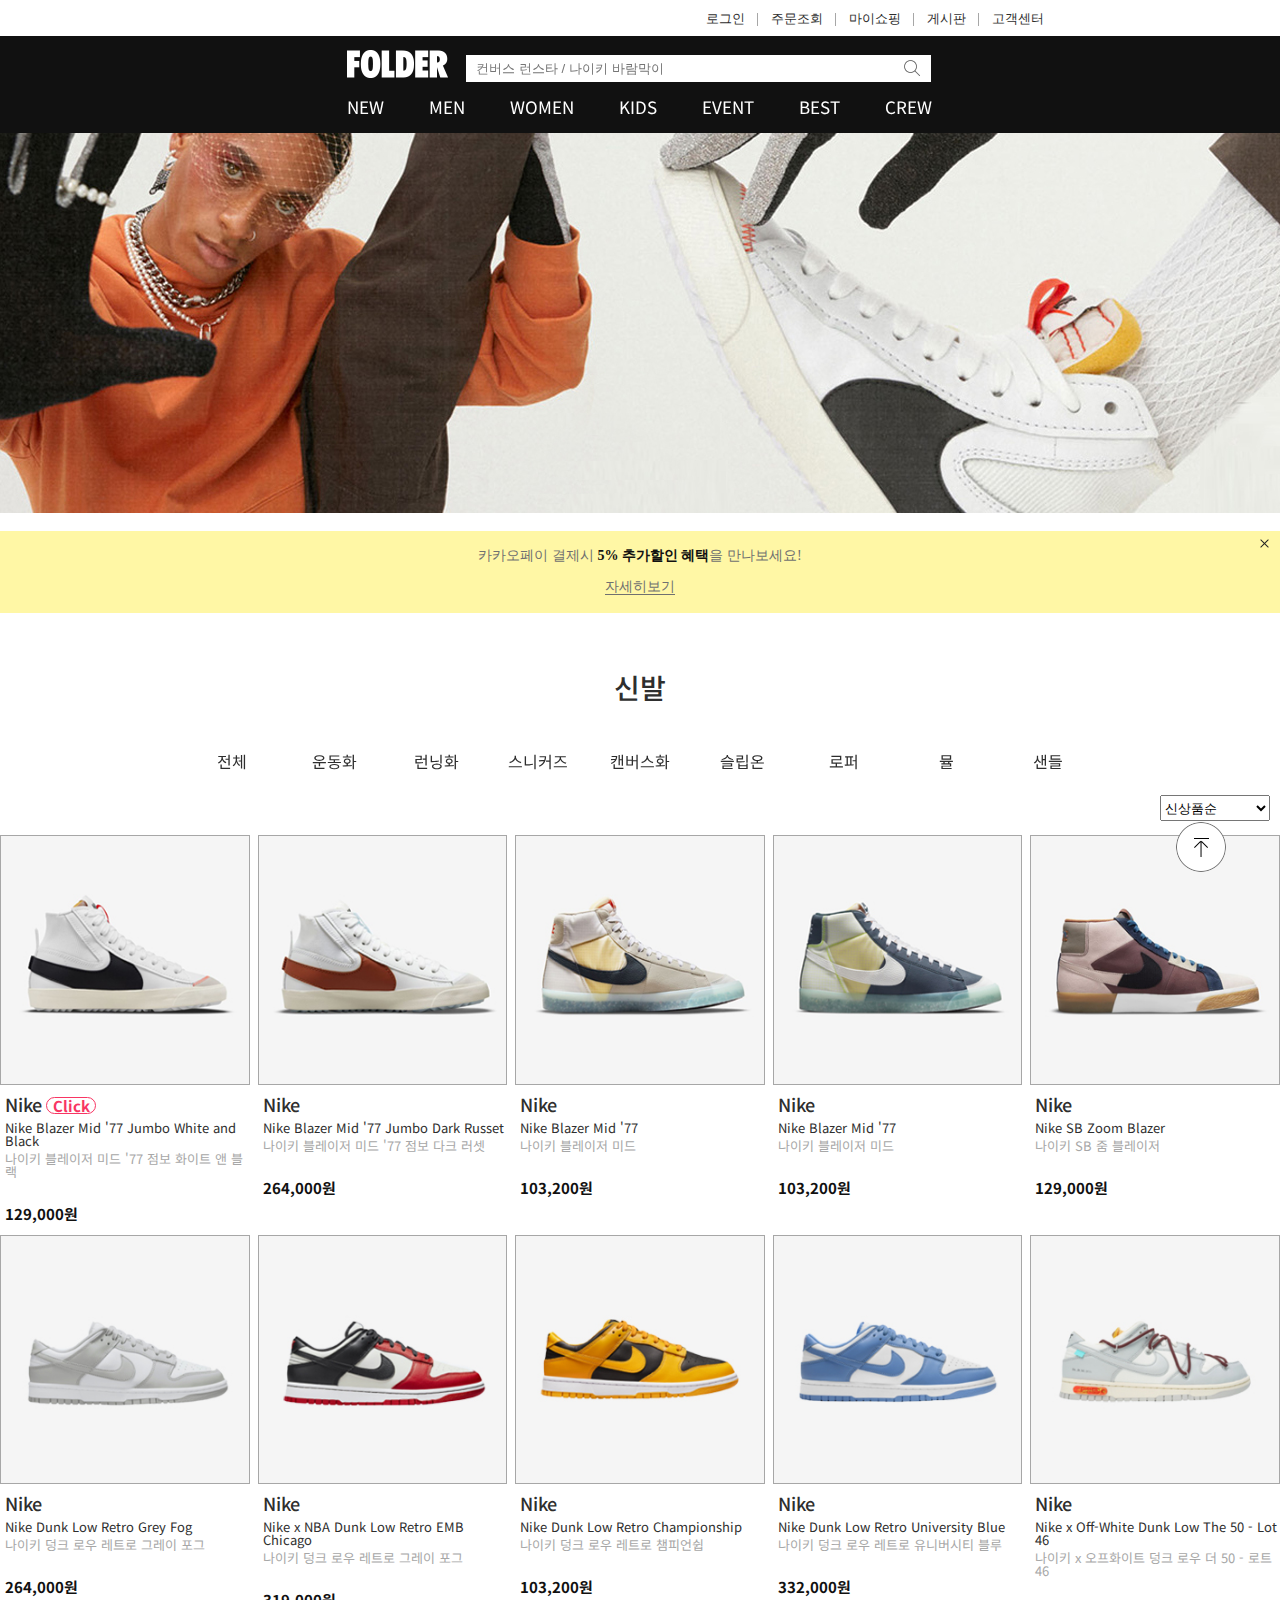
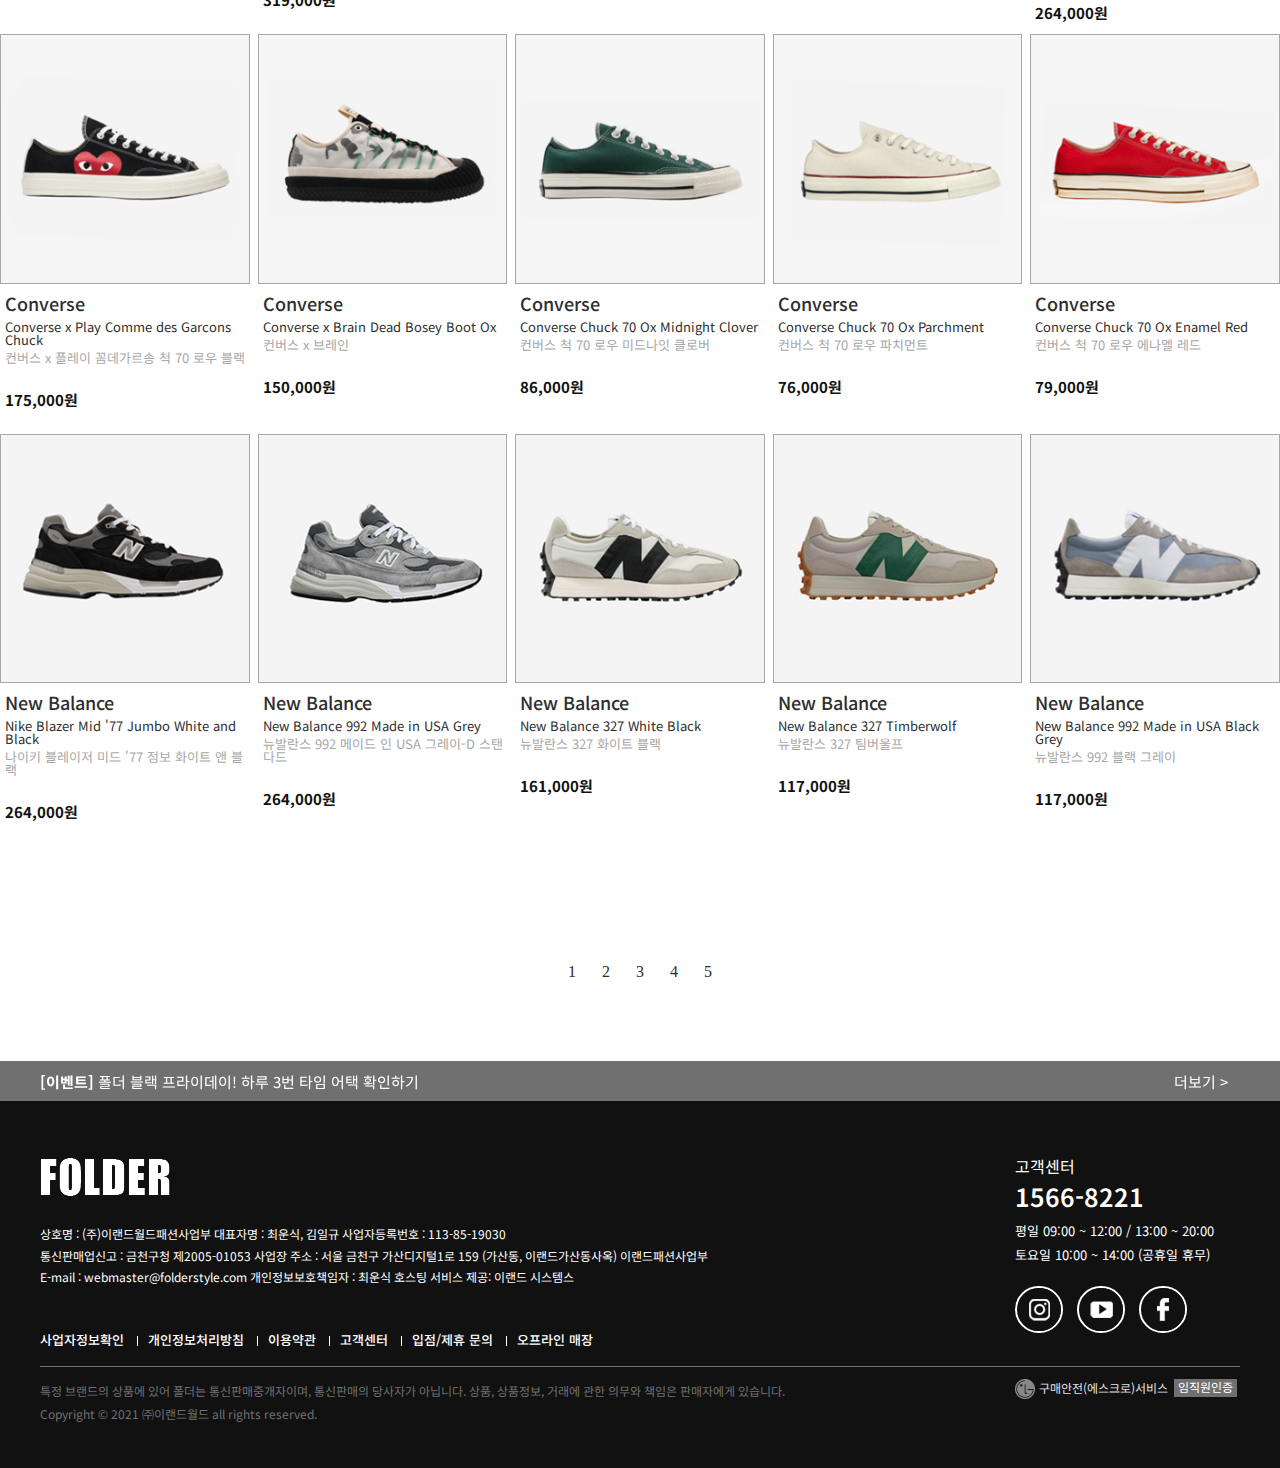
<file: sub.html>
<!doctype html>
<html lang="ko">
<head>
	<meta charset="utf-8">
	<title>FOLDER</title>
	<!--반응형 작업시 반드시 들어가야하는 뷰포트 소스-->
	<meta name="viewport" content="width=device-width, initial-scale=1, user-scalable=yes, minimum-scale=1, maximum-scale=1">
	<!--노토산스 폰트-->
	<link href="https://fonts.googleapis.com/css2?family=Noto+Sans+KR:wght@100;300;400;500;700;900&display=swap" rel="stylesheet">
	<!--folder파비콘-->
	<link rel="shortcut icon" href="img/folder.ico" type="image/x-icon">
	<!--리셋-->
	<link rel="stylesheet" href="css/reset.css">
	<!--공통 헤더/푸터-->
	<link rel="stylesheet" type="text/css" href="css/common.css">
	<!--메인-->
	<link rel="stylesheet" href="css/sub.css">
	<!--스와이퍼-->
	<link rel="stylesheet" href="css/swiper.min.new.css">
	<!--jquery core-->
	<script src="js/jquery-3.6.0.js"></script>
	<!--js menu-->
	<script src="js/menu.js"></script>
	<!--js swiper main-->
	<script src ="js/swiper.main.js"></script>
	
	<script src="js/swiper.min.new.js"></script>
	<!--js sub-->
	<script src ="js/sub.js"></script>
	<style>
		::-webkit-scrollbar { width: 13px; /*스크롤바의 너비*/ } 
		::-webkit-scrollbar-thumb { background-color: #c1c1c1; border-radius: 10px;*스크롤바의 색상*/ }
		::-webkit-scrollbar-track { background-color: #f1f1f1; /*스크롤바 트랙 색상*/}
	</style>
</head>	
<body>
	<div class="container">
		<header>
			<!--top-->
			<div class="top">
				<nav class="clear">
					<ul class="top_menu">
						<li><a href="login.html">로그인</a></li>
						<li><a href="#">주문조회</a></li>
						<li><a href="#">마이쇼핑</a></li>
						<li><a href="#">게시판</a></li>
						<li><a href="#">고객센터</a></li>
					</ul>	
				</nav>
			</div>
			<!--gnb-->
			<div class="gnb"> 
				<div class="gnb_inner">
					<a href="./index.html" class="top_logo">
						<img src="img/folder_logo.png" alt="폴더 로고">
					</a>
					<div class="search">
						<input type="text" class="search" id="search" placeholder="컨버스 런스타 / 나이키 바람막이">
					</div>
					<div class="sub_bg">메뉴 배경</div>
					<nav class="main_menu_warp clear">
						<!--main_menu_web-->	
						<ul class="main_menu clear">
							<li><a href="#">NEW</a></li>	
							<li class="depth1"><a href="sub.html">MEN</a>
								<div class="sub_menu_warp inner">
									<ul class="sub_list">
										<li><a href="sub.html">신발</a></li>
										<li><a href="#">운동화</a></li>
										<li><a href="#">런닝화</a></li>
										<li><a href="#">스니커즈</a></li>
										<li><a href="#">캔버스화</a></li>
										<li><a href="#">슬립온</a></li>
										<li><a href="#">로퍼</a></li>
										<li><a href="#">뮬</a></li>
										<li><a href="#">샌들</a></li>
									</ul>
									<ul class="sub_list">
										<li><a href="#">의류</a></li>
										<li><a href="#">긴팔티셔츠</a></li>
										<li><a href="#">반팔티셔츠</a></li>
										<li><a href="#">후드</a></li>
										<li><a href="#">민소매</a></li>
										<li><a href="#">맨투맨</a></li>
										<li><a href="#">자켓/점퍼</a></li>
										<li><a href="#">반바지</a></li>
										<li><a href="#">레깅스</a></li>
									</ul>
									<ul class="sub_list">
										<li><a href="#">잡화</a></li>
										<li><a href="#">가방</a></li>
										<li><a href="#">모자</a></li>
										<li><a href="#">안경</a></li>
										<li><a href="#">머플러/장갑</a></li>
										<li><a href="#">벨트</a></li>
										<li><a href="#">양말</a></li>
										<li><a href="#">향수</a></li>
										<li><a href="#">기타</a></li>
									</ul>
									<ul class="sub_list">
										<li><a href="#">용품</a></li>
										<li><a href="#">의류용품</a></li>
										<li><a href="#">신발용품</a></li>
										<li><a href="#">관리용품</a></li>
										<li><a href="#">스포츠</a></li>
										<li><a href="#">취미</a></li>
										<li><a href="#">문구</a></li>
										<li><a href="#">기타</a></li>
									</ul>		
								</div>
							</li>
							<li class="depth1"><a href="#">WOMEN</a>
								<div class="sub_menu_warp inner">
									<ul class="sub_list">
										<li><a href="#">신발</a></li>
										<li><a href="#">운동화</a></li>
										<li><a href="#">런닝화</a></li>
										<li><a href="#">스니커즈</a></li>
										<li><a href="#">캔버스화</a></li>
										<li><a href="#">슬립온</a></li>
										<li><a href="#">로퍼</a></li>
										<li><a href="#">뮬</a></li>
										<li><a href="#">샌들</a></li>
									</ul>
									<ul class="sub_list">
										<li><a href="#">의류</a></li>
										<li><a href="#">긴팔티셔츠</a></li>
										<li><a href="#">반팔티셔츠</a></li>
										<li><a href="#">후드</a></li>
										<li><a href="#">민소매</a></li>
										<li><a href="#">맨투맨</a></li>
										<li><a href="#">자켓/점퍼</a></li>
										<li><a href="#">반바지</a></li>
										<li><a href="#">레깅스</a></li>
									</ul>
									<ul class="sub_list">
										<li><a href="#">잡화</a></li>
										<li><a href="#">가방</a></li>
										<li><a href="#">모자</a></li>
										<li><a href="#">안경</a></li>
										<li><a href="#">머플러/장갑</a></li>
										<li><a href="#">벨트</a></li>
										<li><a href="#">양말</a></li>
										<li><a href="#">향수</a></li>
										<li><a href="#">기타</a></li>
									</ul>
									<ul class="sub_list">
										<li><a href="#">용품</a></li>
										<li><a href="#">의류용품</a></li>
										<li><a href="#">신발용품</a></li>
										<li><a href="#">관리용품</a></li>
										<li><a href="#">스포츠</a></li>
										<li><a href="#">취미</a></li>
										<li><a href="#">문구</a></li>
										<li><a href="#">기타</a></li>
									</ul>
								</div>
							</li>
							<li class="depth1"><a href="#"> KIDS </a>
									<div class="sub_menu_warp inner">
									<ul class="sub_list">
										<li><a href="#">신발</a></li>
										<li><a href="#">운동화</a></li>
										<li><a href="#">런닝화</a></li>
										<li><a href="#">스니커즈</a></li>
										<li><a href="#">캔버스화</a></li>
										<li><a href="#">슬립온</a></li>
										<li><a href="#">로퍼</a></li>
										<li><a href="#">뮬</a></li>
										<li><a href="#">샌들</a></li>
									</ul>
									<ul class="sub_list">
										<li><a href="#">의류</a></li>
										<li><a href="#">긴팔티셔츠</a></li>
										<li><a href="#">반팔티셔츠</a></li>
										<li><a href="#">후드</a></li>
										<li><a href="#">민소매</a></li>
										<li><a href="#">맨투맨</a></li>
										<li><a href="#">자켓/점퍼</a></li>
										<li><a href="#">반바지</a></li>
										<li><a href="#">레깅스</a></li>
									</ul>
									<ul class="sub_list">
										<li><a href="#">잡화</a></li>
										<li><a href="#">가방</a></li>
										<li><a href="#">모자</a></li>
										<li><a href="#">안경</a></li>
										<li><a href="#">머플러/장갑</a></li>
										<li><a href="#">벨트</a></li>
										<li><a href="#">양말</a></li>
										<li><a href="#">향수</a></li>
										<li><a href="#">기타</a></li>
									</ul>
									<ul class="sub_list">
										<li><a href="#">용품</a></li>
										<li><a href="#">의류용품</a></li>
										<li><a href="#">신발용품</a></li>
										<li><a href="#">관리용품</a></li>
										<li><a href="#">스포츠</a></li>
										<li><a href="#">취미</a></li>
										<li><a href="#">문구</a></li>
										<li><a href="#">기타</a></li>
									</ul>
								</div>
							</li>
							<li><a href="#">EVENT</a></li>
							<li><a href="#">BEST</a></li>
							<li><a href="#">CREW</a></li>
						</ul>
					</nav>
					<!--모바일에서 보이는 햄버거 메뉴-->
					<a href="#" class="mobile_btn">
						<span>햄버거 메뉴바</span>
						<span>햄버거 메뉴바</span>
						<span>햄버거 메뉴바</span>
					</a>	
					<!--모바일에서 보이는 탑 메뉴-->
					<div class="mobile_menu">
						<a href="#">장바구니</a>
						<a href="#">찜하기</a>
						<a href="#">검색</a>
					</div>
					<nav class="mobile_nav">
						<!--모바일에서 보이는 탑메뉴_상단-->
						<ul class="sub_menu_mobile_01">
							<li><a href="login.html">로그인</a></li>
							<li><a href="join.html">회원가입</a></li>
							<li><a href="#">주문조회</a></li>
						</ul>
						<ul class="mobile_menu_warp clear">
							<li><a href="#" class="m">NEW</a></li>
							<li><a href="#" class="m">MEN</a>
								<ul class="depth_menu">
									<li><a href="sub.html" class="#">전체보기</a></li>
									<li><a href="#" class="m">신발
											<img src="img/mobile_button.png" alt="모바일 버튼">
										</a>
										<ul>
											<li><a href="#">운동화</a></li>
											<li><a href="#">런닝화</a></li>
											<li><a href="#">스니커즈</a></li>
											<li><a href="#">캔버스화</a></li>
											<li><a href="#">슬립온</a></li>
											<li><a href="#">로퍼</a></li>
											<li><a href="#">뮬</a></li>
											<li><a href="#">샌들</a></li>
										</ul>
									</li>
									<li><a href="#" class="m">의류<img src="img/mobile_button.png" alt="모바일 버튼"></a>
										<ul>
											<li><a href="#">긴팔티셔츠</a></li>
											<li><a href="#">반팔티셔츠</a></li>
											<li><a href="#">후드</a></li>
											<li><a href="#">민소매</a></li>
											<li><a href="#">맨투맨</a></li>
											<li><a href="#">자켓/점퍼</a></li>
											<li><a href="#">반바지</a></li>
											<li><a href="#">긴바지</a></li>
											<li><a href="#">레깅스</a></li>
										</ul>
									</li>
									<li><a href="#" class="m">잡화<img src="img/mobile_button.png" alt="모바일 버튼"></a>
										<ul>
											<li><a href="#">가방</a></li>
											<li><a href="#">모자</a></li>
											<li><a href="#">안경</a></li>
											<li><a href="#">머플러/장갑</a></li>
											<li><a href="#">벨트</a></li>
											<li><a href="#">양말</a></li>
											<li><a href="#">향수</a></li>
											<li><a href="#">기타</a></li>
										</ul>
									</li>
									<li><a href="#" class="m">용품<img src="img/mobile_button.png" alt="모바일 버튼"></a>
										<ul>
											<li><a href="#">의류용품</a></li>
											<li><a href="#">신발용품</a></li>
											<li><a href="#">관리용품</a></li>
											<li><a href="#">스포츠</a></li>
											<li><a href="#">취미</a></li>
											<li><a href="#">문구</a></li>
											<li><a href="#">기타</a></li>
										</ul>
									</li>
								</ul>
							</li>						
							<li><a href="#" class="m">WOMEN</a>
								<ul class="depth_menu">
									<li>
									<a href="#" class="m">신발<img src="img/mobile_button.png" alt="모바일 버튼"></a>
										<ul>
											<li><a href="#">운동화</a></li>
											<li><a href="#">런닝화</a></li>
											<li><a href="#">스니커즈</a></li>
											<li><a href="#">캔버스화</a></li>
										</ul>
									</li>
									<li><a href="#" class="m">의류<img src="img/mobile_button.png" alt="모바일 버튼"></a>
										<ul>
											<li><a href="#">긴팔티셔츠</a></li>
											<li><a href="#">반팔티셔츠</a></li>
											<li><a href="#">후드</a></li>
											<li><a href="#">민소매</a></li>
											<li><a href="#">맨투맨</a></li>
											<li><a href="#">자켓/점퍼</a></li>
											<li><a href="#">반바지</a></li>
											<li><a href="#">긴바지</a></li>
											<li><a href="#">레깅스</a></li>
										</ul>
									</li>
									<li><a href="#" class="m">잡화<img src="img/mobile_button.png" alt="모바일 버튼"></a>
										<ul>
											<li><a href="#">가방</a></li>
											<li><a href="#">모자</a></li>
											<li><a href="#">안경</a></li>
											<li><a href="#">머플러/장갑</a></li>
											<li><a href="#">벨트</a></li>
											<li><a href="#">양말</a></li>
											<li><a href="#">향수</a></li>
											<li><a href="#">기타</a></li>
										</ul>
									</li>
									<li><a href="#" class="m">용품<img src="img/mobile_button.png" alt="모바일 버튼"></a>
										<ul>
											<li><a href="#">의류용품</a></li>
											<li><a href="#">신발용품</a></li>
											<li><a href="#">관리용품</a></li>
											<li><a href="#">스포츠</a></li>
											<li><a href="#">취미</a></li>
											<li><a href="#">문구</a></li>
											<li><a href="#">기타</a></li>
										</ul>
									</li>
								</ul>
							</li>
							<li><a href="#" class="m">KIDS</a>
									<ul class="depth_menu">
									<li><a href="#" class="m">신발<img src="img/mobile_button.png" alt="모바일 버튼"></a>
										<ul>
											<li><a href="#">운동화</a></li>
											<li><a href="#">런닝화</a></li>
											<li><a href="#">스니커즈</a></li>
											<li><a href="#">캔버스화</a></li>
										</ul>
									</li>
									<li><a href="#" class="m">의류<img src="img/mobile_button.png" alt="모바일 버튼"></a>
										<ul>
											<li><a href="#">긴팔티셔츠</a></li>
											<li><a href="#">반팔티셔츠</a></li>
											<li><a href="#">후드</a></li>
											<li><a href="#">민소매</a></li>
											<li><a href="#">맨투맨</a></li>
											<li><a href="#">자켓/점퍼</a></li>
											<li><a href="#">반바지</a></li>
											<li><a href="#">긴바지</a></li>
											<li><a href="#">레깅스</a></li>
										</ul>
									</li>
									<li><a href="#" class="m">잡화<img src="img/mobile_button.png" alt="모바일 버튼"></a>
										<ul>
											<li><a href="#">가방</a></li>
											<li><a href="#">모자</a></li>
											<li><a href="#">안경</a></li>
											<li><a href="#">머플러/장갑</a></li>
											<li><a href="#">벨트</a></li>
											<li><a href="#">양말</a></li>
											<li><a href="#">향수</a></li>
											<li><a href="#">기타</a></li>
										</ul>
									</li>
									<li><a href="#" class="m">용품<img src="img/mobile_button.png" alt="모바일 버튼"></a>
										<ul>
											<li><a href="#">의류용품</a></li>
											<li><a href="#">신발용품</a></li>
											<li><a href="#">관리용품</a></li>
											<li><a href="#">스포츠</a></li>
											<li><a href="#">취미</a></li>
											<li><a href="#">문구</a></li>
											<li><a href="#">기타</a></li>
										</ul>
									</li>
								</ul>
							</li>
							<li><a href="#" class="m">EVENT</a></li>
							<li><a href="#" class="m">BEST</a></li>
							<li><a href="#" class="m">CREW</a></li>								
						</ul>
						<!--모바일에서 보이는 메뉴 하단-->
						<ul class="sub_menu_mobile_02">
							<li><a href="#">공지사항</a></li>
							<li><a href="#">고객센터</a></li>
							<li><a href="#">회원혜택</a></li>
						</ul>	
					</nav>		
				</div>
			</div>
		</header>
		<!--contents-->
		<div class="contents">
			<section class="mv">
				<div class="mv_01">메인메뉴</div>
				<div class="inner swiper-container">
					<div class="swiper-wrapper">
						<a href="#" class="pick_benner swiper-slide">
							<div>
								<p>폴더 크루가 PICK한 <span>인기 상품</span>을 만나보세요!</p>
							</div>
							<span class="read_more">자세히보기</span>
							<span class="read_button">버튼</span>
							<span class="read_button02">버튼</span>
						</a>
						<a href="#" class="pick_benner02 swiper-slide">
							<div>
								<p>카카오페이 결제시 <span>5% 추가할인 혜택</span>을 만나보세요!</p>
							</div>
							<span class="read_more">자세히보기</span>
							<span class="read_button">버튼</span>
							<span class="read_button02">버튼</span>
						</a>
					</div>
				</div>
			</section>
			<section class="product">
				<div class="inner">
					<div class="product_text clear">
						<h2 class="top_text"><a href="sub.html">신발</a></h2>
						<div class="swipre-container">
							<ul class="swiper-wrapper">
								<li class="swiper-slide"><a href="#">전체</a></li>
								<li class="swiper-slide"><a href="#">운동화</a></li>
								<li class="swiper-slide"><a href="#">런닝화</a></li>
								<li class="swiper-slide"><a href="#">스니커즈</a></li>
								<li class="swiper-slide"><a href="#">캔버스화</a></li>
								<li class="swiper-slide"><a href="#">슬립온</a></li>
								<li class="swiper-slide"><a href="#">로퍼</a></li>
								<li class="swiper-slide"><a href="#">뮬</a></li>
								<li class="swiper-slide"><a href="#">샌들</a></li>
							</ul>
						</div>	
						<a href="#"class="right_text">
							<select>
								<option value="#*" selected="#"  link_image=>신상품순</option>
								<!--style="background:#FFCCFF"--> 
								<option>베스트 상품순</option>
								<option>낮은가격순</option>
								<option>높은가격순</option>
							</select>
						</a>
					</div>
				</div>	
					<div class="puoduct_img clear">
						<div class="inner">
						<!--Nike-->
						<a href="detail.html">
							<div>
								<img src="img/sub/nike02_shoes01.jpg" alt="nb_shose">
								<img src="img/sub/nike02_shoes01_1.jpg" alt="nb_shose" class="second">
							</div>	
							<div class="text_box">
								<h3>Nike</h3>
								<span class="click">Click</span>
								<p>Nike Blazer Mid '77 Jumbo White and Black</p>
								<p class="title">나이키 블레이저 미드 '77 점보 화이트 앤 블랙</p>
								<span class="price">129,000원</span>
							</div>
						</a>	
						<a href="#">
							<div>
								<img src="img/sub/nike02_shoes02.jpg" alt="nb_shose">
								<img src="img/sub/nike02_shoes02.jpg" alt="nb_shose" class="second">
							</div>	
							<div class="text_box">
								<h3>Nike</h3>
								<p>Nike Blazer Mid '77 Jumbo Dark Russet</p>
								<p class="title">나이키 블레이저 미드 '77 점보 다크 러셋</p>
								<span class="price">264,000원</span>
							</div>
						</a>	
						<a href="#">
							<div>
								<img src="img/sub/nike02_shoes03.jpg" alt="nb_shose">
								<img src="img/sub/nike02_shoes03.jpg" alt="nb_shose" class="second">
							</div>
							<div class="text_box">
								<h3>Nike</h3>
								<p>Nike Blazer Mid '77</p>
								<p class="title">나이키 블레이저 미드</p>
								<span class="price">103,200원</span>
							</div>
						</a>	
						<a href="#">
							<div>
								<img src="img/sub/nike02_shoes04.jpg" alt="nb_shose">
								<img src="img/sub/nike02_shoes04.jpg" alt="nb_shose" class="second">
								<div class="text_box">
									<h3>Nike</h3>
									<p>Nike Blazer Mid '77</p>
									<p class="title">나이키 블레이저 미드</p>
									<span class="price">103,200원</span>
								</div>
							</div>	
						</a>
						<a href="#">
							<div>
								<img src="img/sub/nike02_shoes05.jpg" alt="nb_shose">
								<img src="img/sub/nike02_shoes05.jpg" alt="nb_shose" class="second">
								<div class="text_box">
									<h3>Nike</h3>
									<p>Nike SB Zoom Blazer</p>
									<p class="title">나이키 SB 줌 블레이저</p>
									<span class="price">129,000원</span>
								</div>
							</div>	
						</a>
						<!--Nike-->
						<a href="#">
							<div>
								<img src="img/sub/nike_shoes01.jpg" alt="nb_shose">
								<img src="img/sub/nike_shoes01_1.jpg" alt="nb_shose" class="second">
							</div>
							<div class="text_box">
								<h3>Nike</h3>
								<p>Nike Dunk Low Retro Grey Fog</p>
								<p class="title">나이키 덩크 로우 레트로 그레이 포그</p>
								<span class="price">264,000원</span>
							</div>
						</a>	
						<a href="#" class="pick02">
							<div>
								<img src="img/sub/nike_shoes02.jpg" alt="nb_shose">
								<img src="img/sub/nike_shoes02.jpg" alt="nb_shose" class="second">
							</div>
							<div class="text_box">
								<h3>Nike</h3>
								<p>Nike x NBA Dunk Low Retro EMB Chicago</p>
								<p class="title">나이키 덩크 로우 레트로 그레이 포그</p>
								<span class="price">319,000원</span>
							</div>
						</a>	
						<a href="#">
							<div>
								<img src="img/sub/nike_shoes03.jpg" alt="nb_shose">
								<img src="img/sub/nike_shoes03.jpg" alt="nb_shose" class="second">
							</div>	
							<div class="text_box">
								<h3>Nike</h3>
								<p>Nike Dunk Low Retro Championship</p>
								<p class="title">나이키 덩크 로우 레트로 챔피언쉽</p>
								<span class="price">103,200원</span>
							</div>
						</a>	
						<a href="#" class="pick02">
							<div>
								<img src="img/sub/nike_shoes04.jpg" alt="nb_shose">
								<img src="img/sub/nike_shoes04.jpg" alt="nb_shose" class="second">
								<div class="text_box">
									<h3>Nike</h3>
									<p>Nike Dunk Low Retro University Blue</p>
									<p class="title">나이키 덩크 로우 레트로 유니버시티 블루</p>
									<span class="price">332,000원</span>
								</div>
							</div>	
						</a>
						<a href="#" class="pick">
							<div>
								<img src="img/sub/nike_shoes05.jpg" alt="nb_shose">
								<img src="img/sub/nike_shoes05.jpg" alt="nb_shose" class="second">
							</div>	
							<div class="text_box">
								<h3>Nike</h3>
								<p>Nike x Off-White Dunk Low The 50 - Lot 46</p>
								<p class="title">나이키 x 오프화이트 덩크 로우 더 50 - 로트 46</p>
								<span class="price">264,000원</span>
							</div>
						</a>
						<!--Converse-->
						<a href="#" class="pick02">
							<div>
								<img src="img/sub/Converse_shoes01.jpg" alt="nb_shose">
								<img src="img/sub/Converse_shoes01.jpg" alt="nb_shose" class="second">
							</div>	
							<div class="text_box">
								<h3>Converse</h3>
								<p>Converse x Play Comme des Garcons Chuck</p>
								<p class="title">컨버스 x 플레이 꼼데가르송 척 70 로우 블랙</p>	
								<span class="price">175,000원</span>
							</div>
						</a>	
						<a href="#">
							<div>
								<img src="img/sub/Converse_shoes02.jpg" alt="nb_shose">
								<img src="img/sub/Converse_shoes02.jpg" alt="nb_shose" class="second">
							</div>	
							<div class="text_box">
								<h3>Converse</h3>
								<p>Converse x Brain Dead Bosey Boot Ox</p>
								<p class="title">컨버스 x 브레인</p>
								<span class="price">150,000원</span>
							</div>
						</a>	
						<a href="#" class="pick02">
							<div>
								<img src="img/sub/Converse_shoes03.jpg" alt="nb_shose">
								<img src="img/sub/Converse_shoes03.jpg" alt="nb_shose" class="second">
							</div>	
							<div class="text_box">
								<h3>Converse</h3>
								<p>Converse Chuck 70 Ox Midnight Clover</p>
								<p class="title">컨버스 척 70 로우 미드나잇 클로버</p>
								<span class="price">86,000원</span>
							</div>
						</a>	
						<a href="#">
							<div>
								<img src="img/sub/Converse_shoes04.jpg" alt="nb_shose">
								<img src="img/sub/Converse_shoes04.jpg" alt="nb_shose" class="second">
							</div>
							<div class="text_box">
								<h3>Converse</h3>
								<p>Converse Chuck 70 Ox Parchment</p>
								<p class="title">컨버스 척 70 로우 파치먼트</p>
								<span class="price">76,000원</span>
							</div>
						</a>
						<a href="#" class="pick">
							<div>
								<img src="img/sub/Converse_shoes05.jpg" alt="nb_shose">
								<img src="img/sub/Converse_shoes05.jpg" alt="nb_shose" class="second">
							</div>	
							<div class="text_box">
								<h3>Converse</h3>
								<p>Converse Chuck 70 Ox Enamel Red</p>
								<p class="title">컨버스 척 70 로우 에나멜 레드</p>
								<span class="price">79,000원</span>
							</div>
						</a>
						<!--New Balance-->
						<a href="#">
							<div>
								<img src="img/sub/nb_shoes01.jpg" alt="nb_shose">
								<img src="img/sub/nb_shoes01.jpg" alt="nb_shose" class="second">
							</div>	
							<div class="text_box">
								<h3>New Balance</h3>
								<p>Nike Blazer Mid '77 Jumbo White and Black</p>
								<p class="title">나이키 블레이저 미드 '77 점보 화이트 앤 블랙</p>
								<span class="price">264,000원</span>
							</div>
						</a>	
						<a href="#">
							<div>
								<img src="img/sub/nb_shoes02.jpg" alt="nb_shose">
								<img src="img/sub/nb_shoes02.jpg" alt="nb_shose"  class="second">
							</div>
							<div class="text_box">
								<h3>New Balance</h3>
								<p>New Balance 992 Made in USA Grey</p>
								<p class="title">뉴발란스 992 메이드 인 USA 그레이-D 스탠다드</p>
								<span class="price">264,000원</span>
							</div>
						</a>	
						<a href="#">
							<div>
								<img src="img/sub/nb_shoes03.jpg" alt="nb_shose">
								<img src="img/sub/nb_shoes03.jpg" alt="nb_shose" class="second">
							</div>	
							<div class="text_box">
								<h3>New Balance</h3>
								<p>New Balance 327 White Black</p>
								<p class="title">뉴발란스 327 화이트 블랙</p>
								<span class="price">161,000원</span>
							</div>
						</a>	
						<a href="#">
							<div>
								<img src="img/sub/nb_shoes04.jpg" alt="nb_shose">
								<img src="img/sub/nb_shoes04.jpg" alt="nb_shose" class="second">
							</div>	
							<div class="text_box">
								<h3>New Balance</h3>
								<p>New Balance 327 Timberwolf</p>
								<p class="title">뉴발란스 327 팀버울프</p>
								<span class="price">117,000원</span>
							</div>
						</a>
						<a href="#" class="pick">
							<div>
								<img src="img/sub/nb_shoes05.jpg" alt="nb_shose">
								<img src="img/sub/nb_shoes05.jpg" alt="nb_shose"class="second">
							</div>
							<div class="text_box">
								<h3>New Balance</h3>
								<p>New Balance 992 Made in USA Black Grey</p>
								<p class="title">뉴발란스 992 블랙 그레이</p>
								<span class="price">117,000원</span>
							</div>
						</a>
					</div>
				</div>
			</section>
			<section class="bottom">
				<div class="inner">
					<div class="bottom_buttom">
						<a href="#">1</a>
						<a href="#">2</a>
						<a href="#">3</a>
						<a href="#">4</a>
						<a href="#">5</a>
					</div>
					<div class="bottom_read_more">
						<a href="javascript:void(0);" onclick=view_more();>더보기</a>
					</div>
				</div>
			</section>	
		</div><!--contents 끝-->
		<footer>
			<div class="footer">
				<div class="gray_footer swiper-container">	
					<div class="inner clear swiper-wrapper">
						<div class="swiper-slide">
							<div class="gray_footer_left">
								<a href="#">
									<span>[공지사항]</span>
									<span>FOLDER 매거진 구독 패션 뉴스 및 트렌드소식을 받아보세요</span>
								</a>
							</div>
							<div class="gray_footer_right">
								<a href="#">더보기 ></a>
							</div>
						</div>
						<div class="swiper-slide">
							<div class="gray_footer_left">
								<a href="#">
									<span>[이벤트]</span>
									<span>폴더 블랙 프라이데이! 하루 3번 타임 어택 확인하기</span>
								</a>
							</div>
							<div class="gray_footer_right">
								<a href="#">더보기 ></a>
							</div>
						</div>
					</div>
				</div>
				<!-- Add Pagination -->
				<div class="swiper-pagination"></div>
				<!--black-->
				<div class="black_footer">
					<div class="inner clear">
						<div class="info_left">
							<h2><a href="#"><img src="img/folder_footer_logo.png" alt="폴더 하단 로고"></a></h2>
							<p><span>상호명 : (주)이랜드월드패션사업부</span><br>
							<span>대표자명 : 최운식, 김일규</span><br>
							<span>사업자등록번호 : 113-85-19030 </span></p>
							<span>통신판매업신고 : 금천구청 제2005-01053 </span><br>
							<span>사업장 주소 : 서울 금천구 가산디지털1로 159 <br>(가산동, 이랜드가산동사옥) 이랜드패션사업부</span><br>
							<address><span>E-mail : webmaster@folderstyle.com </span><br>
							<span>개인정보보호책임자 : 최운식 <br> 호스팅 서비스 제공: 이랜드 시스템스 </span></address>
							<span>고객센터 1566-8221</span>
						</div>
						<div class="info_right">
							<h3>고객센터</h3>
							<p>1566-8221</p>
							<span>평일  09:00 ~ 12:00 / 13:00 ~ 20:00</span><br>
							<span>토요일 10:00 ~ 14:00 (공휴일 휴무)</span>
							<div class="info_right_bottom">
								<a href="https://www.instagram.com/folder_korea/?hl=ko" target="_blank">
									<img src="img/instagram.png" alt="인스타그램"></a>
								<a href="https://www.youtube.com/c/folderlog/featured" target="_blank">
									<img src="img/youtube.png" alt="유튜브"></a>
								<a href="https://www.facebook.com/folderkorea" target="_blank">
									<img src="img/facebook.png" alt="페이스북"></a>
							</div>	
						</div>
						<div class="info_bottom">
							<ul>
								<li><a href="#">사업자정보확인</a></li>
								<li><a href="#">개인정보처리방침</a></li>
								<li><a href="#">이용약관</a></li>
								<li><a href="#">고객센터</a></li>
								<li><a href="#">입점/제휴 문의</a></li>
								<li><a href="#">오프라인 매장</a></li>
							</ul>
							<span>회색라인</span> 
							<p>특정 브랜드의 상품에 있어 폴더는 통신판매중개자이며, 통신판매의 당사자가 아닙니다. 상품, 상품정보, 거래에 관한 의무와 책임은 판매자에게 있습니다. <br>Copyright © 2021 ㈜이랜드월드 all rights reserved.</p>
							<div class="gray_right">
								<img src="img/lg_icon.png" alt="log_cion">
								<p>구매안전(에스크로)서비스</p>
								<a href="#" class="gray_box">임직원인증</a>
							</div>
						</div>	
					</div>
				</div>	
			</div> 
			<!--fixed-->
			<a href="#" class="bottom_arrow">
			<img src="img/fiedx.png" alt="하단 화살표"></a>
		</footer>
	</div><!--container-->

</body>
<html>
</file>
<file: css/common.css>
/*사용폰트
 font-family: 'Noto Sans KR', sans-serif;
*/

/*공통*/
body { overflow-x:hidden;} 
.inner { margin: 0 auto;}
.clear:after { content:""; display: block; clear: both;}
.container { position:relative; /* left값 넣기 위해 relative 넣기 */ left:0; transition:0.6s; /*left:-375px;*/}

/*공통 헤더*/
.pop_up { position:absolute; z-index:998; top: 133px; }
.pop_up .button { display:inline-block; right:27px; top:16px; position:absolute; right: 20px;}
header { position: fixed; width:100%; z-index:9999; top: 0;}
header > .top { background: #fff; }
header > a { font-family: 'Noto Sans KR', sans-serif; font-size:14px;}
.search> input { border:none; width:453px; height:25px; position:absolute; top: 19px; left: 119px; background:#fff url(../img/view.png) no-repeat calc(100% - 10px) center; padding-left: 10px; outline: none; }  /*오른쪽에서 여백주기* background-position position:absolute rigth / top /left/bottom float:right float:left clear/ 
/*
header .inner .gnb nav .main_menu > li > a:after {
    content: "";
    display: block;
    border-bottom: 3px
    solid #c00;
    transform: scaleX(0);
    transition: transform 150ms ease-in-out;
	*/

/*top_menu*/
.top_menu { float:right; padding: 10px 214px 10px 0;}
.top_menu a { font-size:13px; display:inline-block;}
.top_menu a:hover { color:#707070; transform:scaleX(1.1) scaleY(1.1); transition:.9;}
.top_menu li { position:relative; display: inline-block; color: #636363; font-size:15px; text-align:center; margin-right: 22px;}
.top_menu li:hover { color:#111111;}
.top_menu li:after { content:""; display:inline-block; width: 1px; height:13px; background:#a7a7a7; position:absolute; top: 2px; right:-13px;}
.top_menu li:last-child:after { display:none;}


/*gnb*/
.gnb { clear:both; background:#111; width:100%; height:97px; position:relative; }
.gnb_inner > a { font-size:0;}
.gnb .gnb_inner{ /*width: 590px; */ max-width: 586px; margin: 0 auto; position:relative; height:97px;} 
.gnb .gnb_inner .top_logo{  padding-top: 14px; z-index: 9999; display: inline-block;}
.gnb .main_menu_warp  { padding: 17px 0 50px 0; }
.gnb .mobile_menu { display:none;} 
.gnb .sub_bg { position: absolute; background: rgba(255,255,255,.95); height: 410px; top: 0;  z-index: -99999; transform: translate(-35%); left: 0;width: 1920px; border: 1px solid #dadada;} 


/*main_menu*/
.gnb .main_menu > li { float:left; list-style:none; font-size:14px; display:inline-block;}
.gnb .main_menu > li > a{ color:#fff; font-size:17px;  font-family: 'Noto Sans KR', sans-serif; display: inline-block; padding-right: 45px; }
.gnb .main_menu > li > a:hover { color: #69e742;}
.gnb .main_menu .sub_list li:first-child { font-weight:bold; font-size: 17px; color:#111111; padding-bottom:6px; }
.gnb .main_menu > li:last-child a { padding-right:0;}
.gnb .main_menu .sub_menu_warp { position:absolute;  left: 0; width:100%; padding-top:30px; }

/*sub_list*/
.gnb .main_menu .sub_list { position:relative; float:left; width:25%; font-family: 'Noto Sans KR';  padding-top: 10px; height: 283px;} 
.gnb .main_menu .sub_list:after { content:""; display:inline-block; width:1px; height: 256px; top: 15px;  right: -3px; background: #ebebeb; position: absolute;}
.gnb .main_menu .sub_list:last-child:after { display:none;}

.mobile_menu_warp { display:none;}


.gnb .sub_list a { display:inline-block; padding:7px 0 7px 44px;  position:relative; }
.gnb .sub_list a:first-child { /*width:100%; */}
.gnb .sub_list a:after {
  content: "";
  display:inline-block;
  position: absolute;
  left: 40px;
  bottom: 0;
  /*bottom: -1rem;*/
  height: 1px;
  width: 64%;
  background: #222; 
  transform: scaleX(0); 
  transition: transform 500ms ease;
  /*transform-origin: left;*/
  cursor: pointer;}
  
.gnb .sub_list a:hover:after  { content:""; transform: scaleX(1);}


/*햄버거*/
.gnb .mobile_btn { display: none; position: absolute; right: 0; top: 17px;} 
.gnb .mobile_btn > span { display: none; width: 24px; height: 2px; background: #fff; line-height: 7.2; font-size: 0; margin: 0 1px 7px 0;}

.gnb .sub_menu_mobile_01 { display:none;}
.gnb .sub_menu_mobile_02 { display:none;}

/*WHITE_BOX*/
.white_box{ font-family: 'Noto Sans KR', sans-serif; font-size:12px; text-align:center; background:#fff; margin:0 auto; position:fixed; right: 0; top: 133px; z-index: 900;
border: 1px solid #a7a7a7;}
.white_box a { width: 67px; height:75px; display:block;}
.white_box a:last-child:after { display:none;}
.white_box a:after{ content: ""; display: block; background: #a7a7a7; width: 51px; height: 1px; margin: 0 auto; margin-top: 27px;}
.white_box img { margin: 15px auto; display: block;}
.white_box img:hover { transform: rotate(-20deg); transition:.5; }



/*footer*/
.gray_footer, .black_footer { font-family: 'Noto Sans KR', sans-serif;}
.gray_footer { background:#707070; width:100%; height: 40px;}
.gray_footer .inner { max-width:1200px; height: 100%; margin:0 auto; padding: 12px 0 12px 0; }
.gray_footer .gray_footer_left {display: inline-block;}
.gray_footer .gray_footer_left span:first-child{ font-weight: 700;}
.gray_footer .gray_footer_right { float:right;}
.gray_footer a { color:#fff; font-size:15px;  font-family: 'Noto Sans KR', sans-serif; padding-right:12px;}

.black_footer{ background:#111;height:367px;}
.black_footer .inner { width:1200px;  color:#fff; }
.black_footer h2 { padding-top:57px; padding-bottom:27px;}

.black_footer .info_left { float:left; font-size:12px; line-height:1.785714285714286; }
.black_footer .info_left br{ display:none;}
.black_footer .info_left span:nth-child(8){ display:none;}

.black_footer .info_right { /*right: 27px;*/ margin-top: 57px;  float: right; margin-right: 26px;}
.black_footer .info_right p { font-size: 25px; padding: 10px 0 10px 0; font-weight: 600;}
.black_footer .info_right span { font-size:13px; line-height:1.785714285714286;}
.black_footer .info_right_bottom { margin-top: 20px; }
.black_footer .info_right_bottom a { margin-right:10px; display: inline-block; /*너비주기*/
padding-right: 0; margin: 0; border: 2px solid white; border-radius: 50px; margin-right: 10px;}
.black_footer .info_right_bottom a:hover { transform:scaleX(1.1) scaleY(1.1);}


.black_footer .info_bottom { float: left; color:#fff;  font-family: 'Noto Sans KR', sans-serif;  position:relative; font-size:13px; width: 100%;}
.black_footer .info_bottom a{ margin-right:20px; color:#fff; display: block; /*a마다 블럭을?*/}
.black_footer .info_bottom a:hover { font-weight:400; transform: scaleX(1.1) scaleY(1.1);}
.black_footer .info_bottom ul { padding-bottom:20px;}
.black_footer .info_bottom li { display:inline-block; position: relative; font-weight: 500;}
.black_footer .info_bottom li:after { content:""; display:inline-block; width: 1px; height:10px;  background: #fff; position: absolute; top: 3px;  right: 6px;}
.black_footer .info_bottom li:last-child:after { display:none;}

.black_footer .info_bottom span{ content:""; display:inline-block; width: 100%; /*inner너비에 맞춰*/ height:1px; background:#707070; text-indent:-9999px;}
.black_footer .info_bottom > p { color:#707070; font-size:12px; float: left; line-height:1.916666666666667; }

.black_footer .gray_right { float: right; margin-right: 3px; }
.black_footer .gray_right p { float:left; font-size:12px;color: #e2e2e2; padding: 3px 6px 0 4px; }
.black_footer .gray_right img { float:left;}
.black_footer .gray_right span { padding-left: 5px; line-height: 1.8; color:#e2e2e2;}
.black_footer .gray_right .gray_box{ display:inline-block; width:63px; height: 18px; text-align:center; background:#707070; line-height: 15px; color:#fff; font-size:12px; margin-right:0;}  

.bottom_arrow { display:block; position: fixed; bottom: 28px; right: 54px; z-index: 999;}


	
	
/*-----------------노트북 size-------------*/
@media screen and (max-width: 1200px){ 
	.top_menu { padding: 10px 69px 10px 0;}
	.black_footer .inner { width: calc(100% - 40px);}
	.gray_footer .inner { width: calc(100% - 40px);}
}


/*ipad pro 또는 작은 노트북*/
@media screen and (max-width: 1024px){
	header .top_menu { padding-right:7.32421875vw;}	

	 /*footer*/
	.gray_footer .inner { width: calc(100% - 101px);  overflow: hidden; white-space: nowrap; text-overflow: ellipsis; height:auto;}
	.gray_line span { width: 91.1875vw; } /*임시*/
	.gray_footer a { padding-right:0;}

	.black_footer { height: 359px;}	
	.black_footer .inner { width: calc(100% - 100px); position: relative;}
	.black_footer .gray_right { padding-top: 6px; float: left;}

	.black_footer h2 { padding-top: 37px; padding-bottom: 26px;}
	.black_footer .info_right p, .info_right > h3 { display:none;}
	.black_footer .info_right span { display:none;}

	.black_footer .info_right { right: 27px;  float: right; padding:0; right: -31px; padding: 0; position: absolute;margin-bottom: 16px; top: -21px;}
	.black_footer .info_right_bottom { padding:0;  margin-top: -12px;}
	.black_footer .info_right_bottom a { display: block; margin-bottom: 10px; }	
	.black_footer .info_bottom ul { padding-top:20px;}

	.black_footer .info_left { width: 80.289063vw;}
}



/*ipad pro 또는 작은 노트북*/
@media screen and (max-width: 770px){
	 input { display:none;}
	 .pop_up { display:none;}
	.container> .white_box { display:none;}
	.container .top_menu { padding-right:7.32421875vw; display:none;}

	/*닫기*/
	.gnb .mobile_menu_warp li ul { display:none;}
	.gnb .mobile_menu_warp li ul.on { display:block;}
	
	/*모바일 버튼*/
	.gnb .depth_menu img { float:right; padding-top: 4px;}
	
	.gnb { height: 57px;}
	.gnb h1 { padding-top: 17px;}
	.gnb h1 img { height: 23px; }
	.gnb > .gnb_inner { width: calc(100% - 40px); max-width: 100%; position: static;}
	.gnb nav {  padding: 0; background: #fff; max-width: 375px; width:100%; right:0; /*메뉴 오른쪽으로 빼주기*/ position: absolute; top: 57px; height: 100vh; }
	

	.gnb nav.on { display:block;}
	.gnb nav.mobile_nav { right:-100%; transition:0.4s;}
	.gnb nav.mobile_nav.on { right:0%;}
	
	/*mobile_btn 햄버거 메뉴*/
	.gnb .mobile_btn { display: block; float: right; margin-right: 20px; top: 17px;}
	
	/*on일때 등장*/

	.gnb .logo.on { top:25px; right: 0; }
	.gnb .mobile_btn span { transition:1s; display: block;}
	.gnb .mobile_btn.on { top:25px; /*right: -375px;*/ z-index: 999;}

	.gnb .mobile_btn.on span:nth-child(1) { transform: rotate(765deg); margin: 0 1px 2px 0;}
	.gnb .mobile_btn.on span:nth-child(2) { display:none;}
	.gnb .mobile_btn.on span:nth-child(3) { transform: rotate(-765deg); margin-top: -4px;}
	
	/*.gnb .mobile_menu.on { display:block;right: -345px;}
	.gnb .mobile_menu.on a:nth-child(1) { background:url(../img/mobile02_view01.png) no-repeat center; }
	.gnb .mobile_menu.on a:nth-child(2) { background:url(../img/mobile02_view02.png) no-repeat center; }
	.gnb .mobile_menu.on a:nth-child(3) { background:url(../img/mobile02_view03.png) no-repeat center; }*/

	/*mobile_menu 탑아이콘*/
	.gnb .mobile_menu { display:block; position: absolute; top: 13px; right: 38px; margin-right: 20px;}
	.gnb .mobile_menu a { display :inline-block; height: 28px; width: 30px; text-indent: -9999999px;  margin: 0 6px 0 6px; } /*height , width 같이 주기 ->text-indent적용시 */
	.gnb .mobile_menu a:nth-child(1) { background:url(../img/mobile_view01.png) no-repeat center; }
	.gnb .mobile_menu a:nth-child(2) { background:url(../img/mobile_view02.png) no-repeat center; }
	.gnb .mobile_menu a:nth-child(3) { background:url(../img/mobile_view03.png) no-repeat center; }
	
	/*sub_bg*/
	.gnb .sub_bg { position: absolute; background:rgba(0,0,0,.6); height:100vh; opacity: .7; z-index: -998; display:none; top:-2px; font-size: 0;/*js에서 on하기*/ width:100vw;     transform: translate(0 , 0);}
	
	/*sub_nenu_mobile*/
	.gnb  .sub_menu_mobile_01 { display:block; display: flex; background: #111; justify-content: space-between; padding: 17px 26px; width: 100%;}
	.gnb  .sub_menu_mobile_01 a { color:#fff;}
	.gnb  .sub_menu_mobile_01 li a:after { content:""; display:inline-block;background:#fff; margin-left: 38px; width:1px; height:14px; }
	.gnb  .sub_menu_mobile_01 li:last-child a:after { display:none;} /*li에 */
	
	.gnb  .sub_menu_mobile_02 { display:block; display: flex; background: #fff; justify-content: space-between; padding: 17px 26px; width: 100%;}
	.gnb  .sub_menu_mobile_02 li a:after { content:""; display:inline-block;background:#222; margin-left: 38px; width:1px; height:14px;} 
	.gnb  .sub_menu_mobile_02 li:last-child a:after { display:none;} 
	
	.gnb .sub_nenu_mobile:last-child > li > a:nth-child(2):after{display:none;}
	.gnb .sub_nenu_mobile .sub_menu_mobile_01 a:after { content:""; display:inline-block;background:#fff; margin-left: 17px; width:1px; height:14px; top: 10px; border: 1px solid red;}

	/*mobile_menu_warp*/
	.gnb .mobile_menu_warp { display:block; background: #fff; float: right;  font-family: 'Noto Sans KR', sans-serif;  width: 100%;}
	.gnb .mobile_menu_warp > a { display:inline-block;}
	.gnb .mobile_menu_warp > li:after { content:"";  display: inherit; width: 350px; height:1px; background:#ebebeb; margin-left: 10px;}
	
	.gnb .mobile_menu_warp > li > a { font-weight:bold; font-size:17px;display: inline-block;   padding: 15px 185px 15px 20px; /*border: 1px solid;*/ width: 100%;}
	.gnb .mobile_menu_warp > li > a:hover { color:#69e742;}


	/*depth_menu*/
	.gnb .mobile_menu_warp .depth_menu > li { background: #efefef; width: 100%; text-indent: 20px; display: block;  /*padding: 10px 0 10px 0;*/} 
	.gnb .mobile_menu_warp .depth_menu > li:after { content:"";  display: block; width: 350px; height:1px; background:#fff; margin: 0 auto;}
	.gnb .mobile_menu_warp .depth_menu > li:last-child:after { display:none;}

	.gnb .mobile_menu_warp .depth_menu > li > a { display: block; /*a에 너비 주기*/ padding:15px 20px 15px 0;}
	.gnb .mobile_menu_warp .depth_menu > li > a:hover{ font-weight:600;}


	.gnb .mobile_menu_warp .depth_menu > li > ul { background: #fff; width: 100%;}
	/*.depth_menu .on { display:inline-block;}*/
	
	.gnb .mobile_menu_warp .depth_menu > li > ul > li > a{ display: block; padding:15px 0 15px 0;}
	.gnb .mobile_menu_warp .depth_menu > li > ul > li:after { content:""; display: block; width:350px; height:1px; background:#efefef; margin: 0 auto;}
	.gnb .mobile_menu_warp .depth_menu > li > ul > li:last-child:after { display:none;}
	
	.gnb .mobile_menu_warp .depth_menu li > span { float: right; margin-right: 7px;}

	.white_box{ display:none;} 
	
	
	/*black_footer*/
	.gray_footer { height: 41px;}
	
	.black_footer { height: 311px;}
	.black_footer h2 { padding-top: 27px; padding-bottom: 18px;}
	.black_footer .inner { position: relative; }
	.gray_footer .inner { width: calc(100% - 100px);}

	.black_footer .gray_right { float:left;}
	.black_footer .gray_right h3 { display:block;}

	.black_footer .info_left {  width: 73vw; color:#707070; position:relative;}
	.black_footer .info_left h2 img { height: 28px;}
	.black_footer .info_left br{ display:block;}
	.black_footer .info_left span:nth-child(8){ display:block; padding-top:5px; padding-bottom:5px; }
	
	.black_footer .info_right { position: absolute; bottom: 0;}
	.black_footer .gray_right { display:none;}
	.black_footer .gray_right .gray_box { margin: 0; position: absolute; /*top: 2px;*/ bottom: 16px; left: 117px;}
	.black_footer .info_right_bottom a { border: 1px solid #fff;}

	.black_footer .info_bottom { display:none;}
	.black_footer .info_right_bottom img{ border-radius: 46px; /*width:10.2vw;*/}
	
	.bottom_arrow { bottom: 57px;}
	
	.gray_footer_left span:last-child { overflow: hidden; white-space: nowrap; text-overflow: ellipsis; width: 56vw; display: inline-block; } 
	/*부모에 너비 갖기 , 직접 넣어주기*/
	
}



/*작은화면*/
@media screen and (max-width: 550px){
	.gray_footer a { font-size: 13px;}
	.black_footer .inner, .gray_footer .inner{ width: calc(100% - 36px);}	
	.black_footer .info_right_bottom { margin-right: -4px;}
	
	.gray_footer_left span:last-child { width: 55vw;}
	.bottom_arrow { right: 19px;}

}


/*핸드폰*/
@media screen and (max-width: 375px){
	.black_footer .info_right_bottom img { width:44px;}
	.gnb nav { right:-100%;} /*375보다 작을 때*/
	.gnb .mobile_btn.on { right: 0;}
	
	.gray_footer a { font-size:13px;}
	.gray_footer_left span:last-child { width: 48vw;}
	
	.bottom_arrow { bottom: 62px;}
	.black_footer .info_right_bottom { margin-top: -20px;}
}
</file>
<file: css/join.css>
/*사용폰트
 font-family: 'Noto Sans KR', sans-serif;
*/

/*메인페이지 콘텐츠*/
@font-face {
    font-family: 'GmarketSansLight';
    src: url('https://cdn.jsdelivr.net/gh/projectnoonnu/noonfonts_2001@1.1/GmarketSansLight.woff') format('woff');
    font-weight: normal;
    font-style: normal;
}

 @font-face {
    font-family: 'GmarketSansMedium';
    src: url('https://cdn.jsdelivr.net/gh/projectnoonnu/noonfonts_2001@1.1/GmarketSansMedium.woff') format('woff');
    font-weight: normal;
    font-style: normal;
}

@font-face {
    font-family: 'GmarketSansBold';
    src: url('https://cdn.jsdelivr.net/gh/projectnoonnu/noonfonts_2001@1.1/GmarketSansBold.woff') format('woff');
    font-weight: normal;
    font-style: normal;
}
/*top_box*/
.join .top_box { margin-bottom: 24px;}
.join .top_box p { font-size:15px;}
.join .top_box img { padding-bottom: 21px;}
.join .top_box { text-align:center;  padding-bottom: 30px;}

.join { max-width: 490px; height: 100%;border: 1px solid #707070; margin: 0 auto;  margin-top: 220px; margin-bottom: 90px;}
.join .inner { padding:75px 30px; font-family: 'Noto Sans KR', sans-serif;}


/*button*/
.join .button { width:215px; height:47px; background:#222; text-align:center; color:#fff; line-height:2.9; margin:0 auto; margin-top:70px; display: block;}
.join .button:hover { background:#69e742;}
.join .button span { text-align:center; color: #a7a7a7; font-size: 13px; display:block; margin-top:14px;}

/*join_box*/
.join .join_box { margin-bottom: 70px;/* border: 1px solid orange;*/}
.join .join_box li , .agree_box li { list-style:none; font-size:14px;  line-height: 2.5; /*border: 1px solid #eeeded; */font-weight: 500; }

.join .join_box li { border: 1px solid #fff;}

.join_box h3 { margin-bottom: 20px; font-weight: bold;}
.join .join_box h3:after { content: ""; display: inline-block; width: 100%; height: 1px; background: #222; margin-top: 20px;}

/*join_text*/
.join .join_box .join_text > input { position: inherit; max-width: 300px; width:100%; height: 33px; border-style:none; border-bottom: 1px solid #dadada; background: none; float: right; margin-right: 11px; border-collapse:collapse; text-indent: 10px; display: inline-block;}

.join .join_box .join_text > input:focus { border:1px solid #111; border-radius: 0; appearance: none; outline:none;}


/*agree_box*/
.join .agree_box . { padding-top: 61px;}
.join .agree_box > span { font-size:12px;}

.join .agree_box h3 { margin-bottom: 20px; font-weight: bold; display: inline-block;}

.join .agree_box li:first-child { background: #f4f4f4; border-bottom: 1px solid #d3d3d3; border-top:1px solid #111;}
.join .agree_box .agree_list a { display:inline-block; float:right; font-size: 12px; padding-right: 8px; font-weight: 300;}
.join .agree_box .agree_list span img { vertical-align: middle; padding-left: 5px;}
.join .agree_box li { border-bottom:1px solid #dadada; padding-top: 2px; padding-bottom: 2px;} 
.join .agree_box .agree_list > li { padding-left: 5px;}
/* .agree_list .check_under { display:none;} */


/*checkbox*/
.agree_box checkbox { width: 20px; height: 20px; border: 2px solid #bcbcbc; cursor: pointer;}
.join .agree_box input { display:none;}

input[type=checkbox].checker:checked + label { 
display: inline-block; 
cursor: pointer; 
line-height: 15px; 
padding-left: 22px; 
background:url("../img_join/click.jpg")no-repeat;
margin-left: 4px;
}

input[type='checkbox']+label {
	display: inline-block; 
	cursor: pointer; 
	line-height: 15px; 
	padding-left: 22px; 
	margin-left: 4px;
    background: url("../img_join/none_click.png") no-repeat;	
}


/*check_under*/
.check_under { font-size: 12px; line-height: 1.2; border: 1px solid #a7a7a7;padding: 7px;  overflow-y: scroll; height: 80px; font-weight: 300; margin-bottom: 10px;}

.agree_list img { padding-left: 3px; padding-bottom: 11px;}
.read_more .on img  { display: block; transition:1s;  transform: rotate( 180deg); padding-top: 12px;}


/*태블릿*/
@media screen and (max-width: 1024px){
	footer { margin-top: 85px;}	
}


/*작은화면*/
@media screen and (max-width: 770px){
	.join { margin-top:100px;}
}

/*작은화면*/
@media screen and (max-width: 550px){
	.join { border:none;}
	.join .inner { padding: 30px 30px 0;}
	.join .join_box .join_text > input { float:none; display: block; max-width: 420px;}
	.join .top_box p { font-size:14px;}
}

/*핸드폰*/
@media screen and (max-width: 375px){
	.join .inner { padding: 70px 15px;}
	.join { margin-top: 50px; border:none; margin-bottom: 0;}
	.top_box p { font-size:14px;}

	footer { margin-top: 13px;}

}
</file>
<file: css/join_finish.css>
/*사용폰트
 font-family: 'Noto Sans KR', sans-serif;
*/

/*join_finish*/
.join_finish { border: 1px solid #707070; max-width: 1000px; height: 100%; text-align: center; font-family: 'Noto Sans KR', sans-serif; padding: 64px 20px 64px 20px;  margin: 0 auto; margin-top:233px; margin-bottom: 100px;}

.join_finish br { display:none;}

/*text*/
.join_finish  h2 { font-size:23px; padding-top: 40px; padding-bottom: 21px;}
.join_finish p {  font-size:14px; font-weight:400;}
.join_finish .Second { margin-top:10px; }
.join_finish span { font-weight: 700; }
   
 /*login_box*/
 .join_finish .login_box, .home {  display: inline-block; width: 159px; height: 39px;
border: 1px solid; background: #222; color: #fff; text-align: center; line-height: 2.2;}
	
.join_finish .login_box:hover, .home:hover { background:#69e742; color:#fff;}
	
 /*button*/	
 .join_finish .button { padding-top: 43px; }
 
 
@media screen and (max-width:1024px){
	.join_finish{ max-width: 90vw;}
}

@media screen and (max-width:770px){
	.join_finish { margin-top: 170px; padding:40px 20px 40px 20px;}
	
	.join_finish br { display:block;}
	.join_finish p { line-height: 1.6;}
	.join_finish h2 { font-size:20px;}
}
	

@media screen and (max-width:550px){
	.join_finish img { width: 147px;}
	.join_finish h2 { font-size:18px; padding-top: 37px;}

	.join_finish .login_box, .home { width: 130px;}
}


@media screen and (max-width:375px){
 .join_finish h2 { font-size:15px;}
 .join_finish br { display: none;}
 
 .join_finish .login_box, .home { width: 130px;}
}
</file>
<file: css/login.css>
/*사용폰트
 font-family: 'Noto Sans KR', sans-serif;
*/

/*공통*/
.text_box > p, .join span, .login_check label, .join_bottom span, .join_bottom a { font-size:14px; color:#a7a7a7; }

/*login*/
.login { max-width: 490px; height:800px; border: 1px solid #707070; margin: 0 auto;  position: relative;  text-align: center;  font-family: 'Noto Sans KR', sans-serif;  margin-top: 220px; margin-bottom: 90px;}
.login .inner { padding:20px; height: 100%;}

/*text_box*/
.login .text_box { padding-top: 80px;}
.login .text_box img { padding-bottom:20px;}
.text_box > p { font-size:15px; color: #111;}
.join_top { margin-top: 65px;}

/*login_box*/
.login_box { margin: 0 auto; padding-top: 70px; max-width: 420px;}
.login_box input { display:block; width:100%; display: inline-block; height: 43px; margin-bottom: 12px;  text-indent: 8px; box-sizing: border-box; border: 1px solid #a7a7a7; }

.login_box input:focus { border:1px solid #111; border-radius: 0; appearance: none; outline:none;}

/*button*/
.join_top .button01 { margin: 0 auto; max-width:420px; height:43px; background:#222; color:#fff; padding-top:12px; display:block; font-size:14px;}
.join_top .button01:hover { font-weight:bold;}

.join_top .button02 { margin: 0 auto; max-width:420px; height:43px; background:#1ec800; color:#fff; padding-top:12px; display:block; margin-top: 10px; margin-bottom: 10px; font-size:14px;}
.join_top .button02:hover { font-weight:bold;}

.join_top .button03 { margin: 0 auto; max-width:420px; height:43px; background:#fee500; color:#222; padding-top:12px; display:block; font-size:14px;}
.join_top .button03:hover { font-weight:bold;}


/*login_check*/
.login_check { float:left;}
.login_check input { display:none;}
.login_check input[type=checkbox].checker:checked + label { 
	display: inline-block; 
	cursor: pointer; 
	line-height: 15px; 
	background:url("../img_login/click.jpg")no-repeat;
	}

.login_check input[type='checkbox']+label {
	display: inline-block; 
	cursor: pointer; 
	padding-left: 20px; 
    background: url("../img_login/none_click.png") no-repeat;	
}

/*join_bottom*/
.join_bottom { margin-top: 42px;}
.join_bottom a:hover { color:#111;}


/*태블릿*/
@media screen and (max-width: 770px){
	.login { margin-top:100px;}
}

/*작은화면*/
@media screen and (max-width: 550px){
	.login { border:none; height:100%;}
	.login .text_box { padding:0;}
    .login_box { padding-top: 55px;}
	
	.join_top { margin-top: 40px;}
}
</file>
<file: css/sub.css>
/*사용폰트
 font-family: 'Noto Sans KR', sans-serif;
*/

/*mv*/
.mv_01 { background : url(../img/sub/mv.jpg) no-repeat center / cover; margin-top: 133px; width: 100%; height: 380px; font-size:0;}

/*product*/
.product { font-family: 'Noto Sans KR', sans-serif;} 
.product li { float:left;}
.product .inner { max-width: 1400px; margin: 0 auto;}
.product_text > h2 { font-size: 28px; font-weight: 500; padding-bottom: 47px;}
.product_text ul, .right_text { font-size: 16px;}

/*pick_benner*/
.pick_benner{ display: block; text-align: center; margin: 0 auto; padding: 18px 0 18px 0; font-size: 17px; width: 100%; background: #f5f5f5; 
height: 100px; color:#707070; margin-top: 18px; position:relative; font-size:14px;}

.pick_benner02 { display: block; text-align: center; margin: 0 auto; padding: 18px 0 18px 0; font-size: 17px; width: 100%; height: 90px; color:#707070; margin-top: 18px; position:relative; font-size:14px; background:#fff7a5; }

.pick_benner span, .pick_benner02 span{ font-weight:bold; color:#111111;}

/*read_more*/
.pick_benner .read_more, .pick_benner02 .read_more{ border-bottom: 1px solid #707070; display: inline-block; padding-top: 17px; font-weight:500; color:#707070; font-size:14px;}

/*read_button*/
.pick_benner .read_button, .pick_benner02 .read_button{ font-size: 0; height: 1px; width: 11px; display: inline-block; background: #222; position: absolute; right: 5px; top: 12px;  transform: rotate(45deg); margin-right:5px;}

.pick_benner .read_button02, .pick_benner02 .read_button02{ font-size: 0;  height: 1px; width: 11px; display: inline-block; background: #222; position: absolute; right: 5px; top: 12px;  transform:rotate(-45deg); margin-right:5px;}

/*product_text*/
.product_text { text-align:center; margin-top: 60px; margin-bottom: 60px; position: relative;}
.product_text ul { display:inline-block; max-width: 918px;}

.product_text li { float:left; padding:5px 15px 5px 15px; width: 102px; display: inline-block;}
.product_text li a { position:relative; padding:4px;}
.product_text li a:after { content:""; position:absolute;/*display:inline-block;*/
background:#222; width: 0%; height:1px; left:0; opacity:0; bottom:-1px; transition: width 0.3s; transition-duration: 0.3s; }
.product_text li a:hover:after{ width:100%; opacity:1;} 

.product_text .right_text { display: block; right: 10px; margin-top: 20px; position:absolute;}
/*.product_text .right_text:hover { transition-property: all; text-decoration:underline; transform: rotate(-360deg);  transition:.9s; transform:scaleX(1.1) scaleY(1.1);}

.product_text  .right_text:after{ content: "";  position: absolute; left: 0; bottom: -10px; width: 0px; height: 2px; margin: 5px 0 0; transition: all 0.2s ease-in-out;  transition-duration: 0.3s; opacity: 0; background-color: #222;}

.product_text  .right_text:hover:after{ width: 100%; opacity: 1;}*/

.product_text .right_text  select { width: 110px; height: 26px;}

/*puoduct_img*/
.puoduct_img a { position:relative; float:left; margin-right: 8px; width: calc(20% - 32px / 5); display: inline-block;}

.puoduct_img a:nth-child(5n){ margin-right: 0;}
.puoduct_img img{ border:1px solid #a7a7a7; width: 100%;}
.puoduct_img img:hover { border:1px solid;}

.puoduct_img .text_box { padding-top: 10px; padding-bottom: 40px; padding-left: 5px; height: 150px; border}
.puoduct_img h3 { font-size: 18px; font-weight: 500; padding-bottom: 8px; display: inline-block;}
.puoduct_img p{  font-size: 13px;  padding-bottom: 5px;}

.puoduct_img .title{ color: #a7a7a7; }
.puoduct_img .price { color:#111; font-weight: 700; display: inline-block; font-size:15px; margin-top: 23px;}  

.puoduct_img .second { display:none; position: absolute; left: 0; top:0; opacity:0; }

.puoduct_img a > div:hover img { display:block;  transition:.5s; opacity:1; border-radius: 0   0  30%0; border:1px solid #d3d3d3; box-shadow: 5px 3px 5px rgb(0 0 0 / 7%);}

.puoduct_img .click  { display: inline-block;  text-align: center; right: 0;  border-radius: 40px; border: 1px solid #f83563; width: 50px;  font-weight: 700; color: #f83563; font-size: 15px; display:inline-block; }
.puoduct_img .click:hover { background:#f83563; color:#fff;} 

/*bottom_read_more*/
.bottom_read_more { margin: 0 auto; text-align: center; display:none;}
.bottom_read_more a { display:inline-block; border: 1px solid #707070; width: 110px; height: 42px; text-align: center; padding-top: 10px; border-radius: 20px; }

/*bottom_buttom*/
.bottom .bottom_buttom { max-width: 100%; text-align: center; margin-top:70px; margin-bottom:70px;} 
.bottom a { margin:0 auto;  padding: 11px; display: inline-block; height: auto; margin-top: 50px;}



/*태블릿*/
@media screen and (max-width: 1024px){
	.mv_01 { height: 34.1796875vw;}
	
	/*puoduct_img*/
	.puoduct_img a { margin-right: 8px; width: calc(33.33333333333333% - 16px / 3); padding-bottom: 8px; overflow: hidden; transition:.5s;}

	.puoduct_img a:nth-child(5n){ margin-right: 8px;}
	.puoduct_img a:nth-child(3n){ margin-right: 0;}
	
	.puoduct_img a > div:hover img { display:block; border:1px solid #a7a7a7;transition:.5s; opacity:1; border-radius: 0; transition:.5s;}
	
	.puoduct_img  { height:1923px; overflow: hidden;}
	
	/*bottom*/
	.bottom_buttom { display:none;}
	.bottom .inner { text-align:center; margin-top: 50px;}	
	.bottom_read_more { display:inline-block; margin-bottom: 70px; width: 100%;}
	
}

/*작은화면*/
@media screen and (max-width: 770px){
	.mv_01 {  height: 39.179688vw; margin-top: 57px;}
	
	/*pick_benner*/
	.mv .pick_benner { display: block; text-align: center; margin: 0 auto;
	font-size: 13px; width: 100%; background: #f5f5f5; height: 66px; padding-top: 15px; color:#707070; margin-top: 18px; position:relative;}
	.mv .pick_benner02 { height: 66px; font-size: 13px; padding-top: 15px}
	
	.pick_benner .read_more, .pick_benner02 .read_more  { padding-top:9px;}
		
	.product_text ul { display: flex;}

}


/*작은화면*/
@media screen and (max-width: 550px){
	/*puoduct_img*/
	.puoduct_img a { margin-right: 8px; width: calc(50% - 8px/2); margin-bottom:0;}
	.puoduct_img a:nth-child(3n), .puoduct_img a:nth-child(5n){ margin-right: 8px;}
	.puoduct_img a:nth-child(2n){ margin-right: 0;}
	
	.product_text { margin-top:45;}
	
	.product_text > h2 { font-size: 26px;}
}


/*모바일*/
@media screen and (max-width: 375px){
	.mv_01 { background: url(../img/sub/mv_mobile.jpg) no-repeat center / cover; height: 74.66666666666667vw; }
}
</file>
